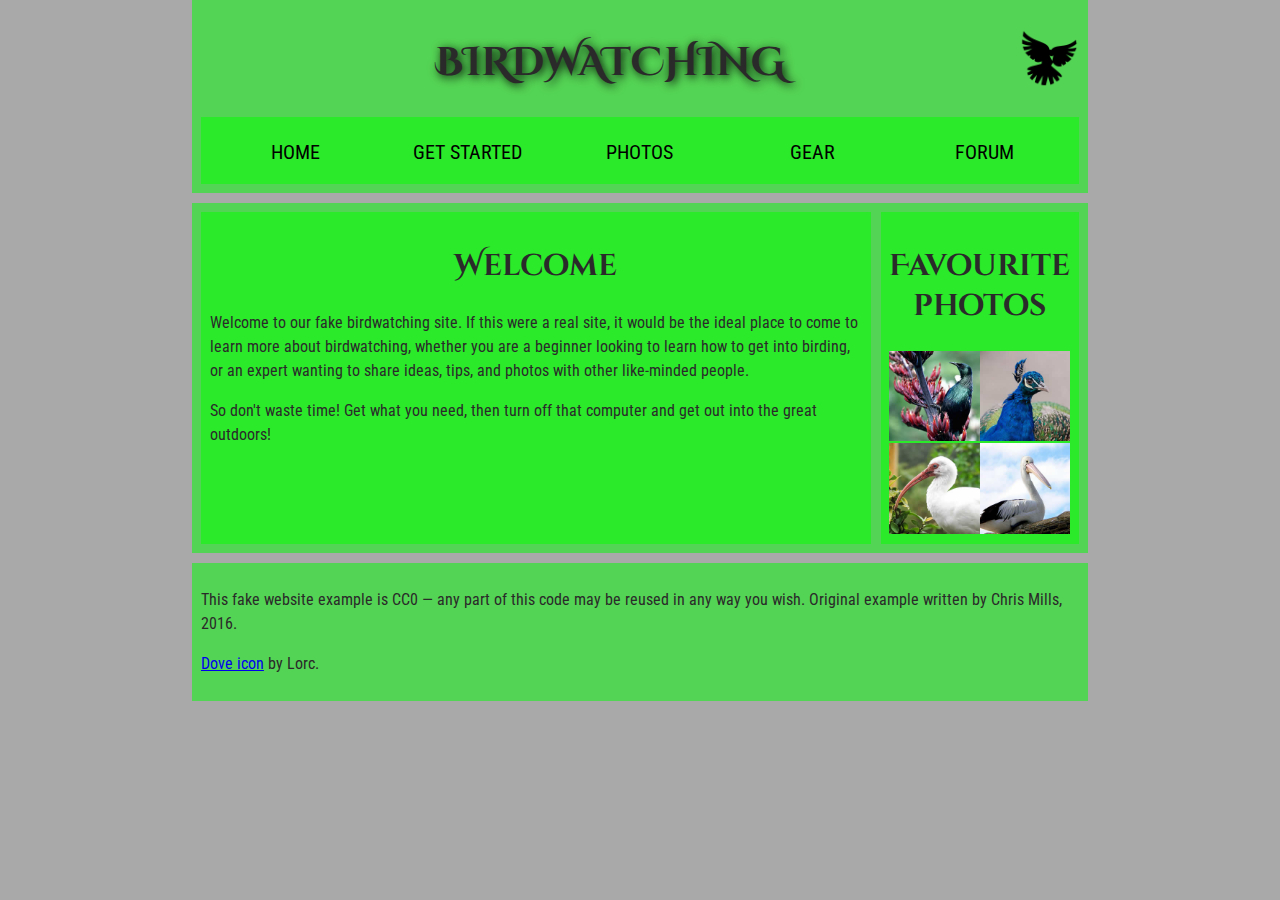
<file: Assignment/Assignment-3/index.html>
<!DOCTYPE html>
<html lang="en">
  <head>
    <meta charset="utf-8" />
    <title>Birdwatching</title>
    <link
      href="https://fonts.googleapis.com/css?family=Roboto+Condensed:300%7CCinzel+Decorative:700"
      rel="stylesheet"
    />

    <link href="style.css" rel="stylesheet" />
  </head>

  <body>
    <header>
      <h1>Birdwatching</h1>
      <img src="dove.png" alt="a simple dove logo" />

      <nav>
        <ul>
          <li><span>Home</span></li>
          <li><a href="#">Get started</a></li>
          <li><a href="#">Photos</a></li>
          <li><a href="#">Gear</a></li>
          <li><a href="#">Forum</a></li>
        </ul>
      </nav>
    </header>

    <main>
      <section>
        <h2>Welcome</h2>
        <p>
          Welcome to our fake birdwatching site. If this were a real site, it
          would be the ideal place to come to learn more about birdwatching,
          whether you are a beginner looking to learn how to get into birding,
          or an expert wanting to share ideas, tips, and photos with other
          like-minded people.
        </p>

        <p>
          So don't waste time! Get what you need, then turn off that computer
          and get out into the great outdoors!
        </p>
      </section>

      <aside>
        <h2>Favourite photos</h2>

        <a href="favorite-1.jpg"
          ><img
            src="favorite-1_th.jpg"
            alt="Small black bird, black claws, long black slender beak, links to larger version of the image"
        /></a>
        <a href="favorite-2.jpg"
          ><img
            src="favorite-2_th.jpg"
            alt="Top half of a pretty bird with bright blue plumage on neck, light colored beak, blue headdress, links to larger version of the image"
        /></a>
        <a href="favorite-3.jpg"
          ><img
            src="favorite-3_th.jpg"
            alt="Top half of a large bird with white plumage, very long curved narrow light colored break, links to larger version of the image"
        /></a>
        <a href="favorite-4.jpg"
          ><img
            src="favorite-4_th.jpg"
            alt="Large bird, mostly white plumage with black plumage on back and rear, long straight white beak, links to larger version of the image"
        /></a>
      </aside>
    </main>

    <footer>
      <p>
        This fake website example is CC0 — any part of this code may be reused
        in any way you wish. Original example written by Chris Mills, 2016.
      </p>

      <p>
        <a href="http://game-icons.net/lorc/originals/dove.html">Dove icon</a>
        by Lorc.
      </p>
    </footer>
  </body>
</html>
</file>
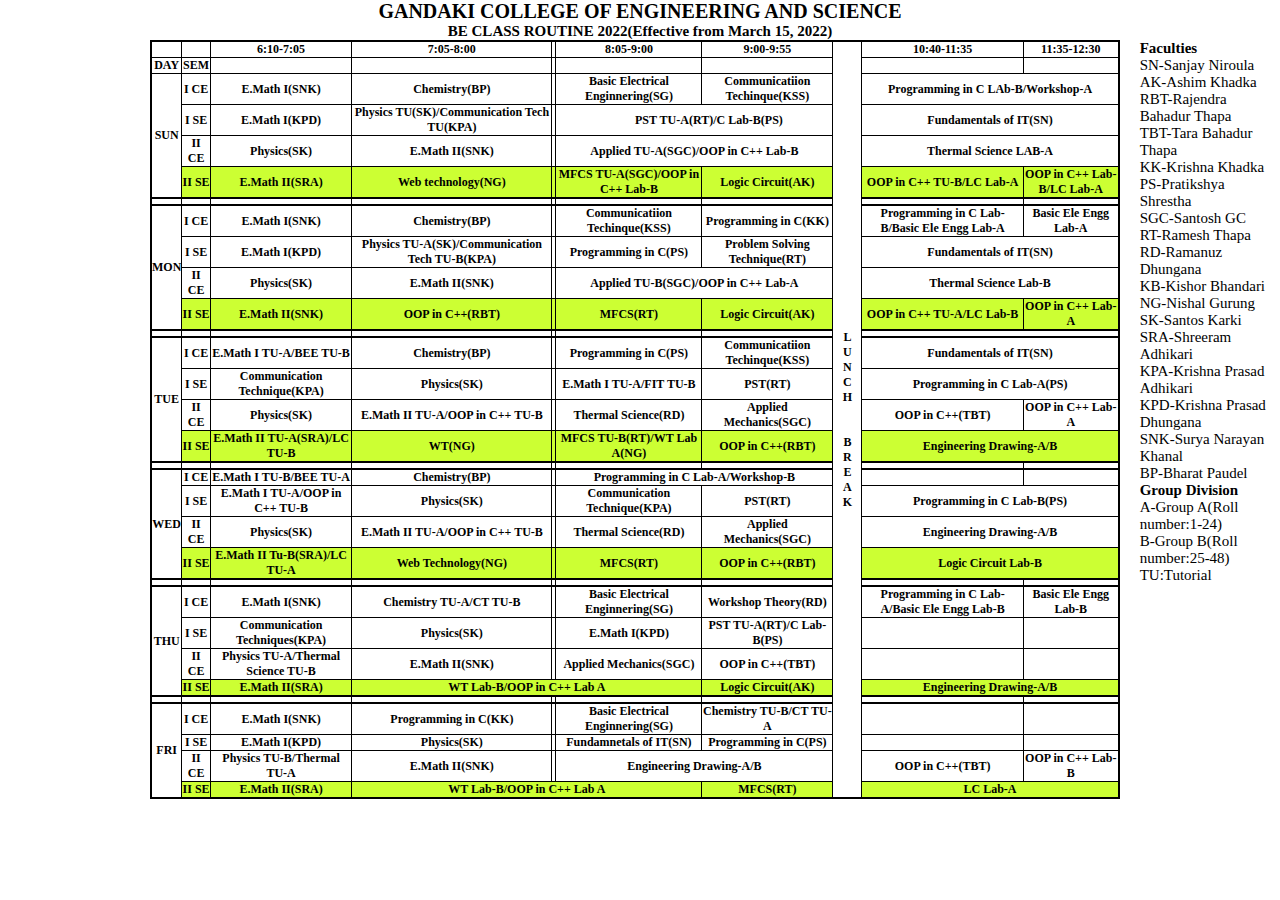
<file: Assignment/Assignment-4/index.html>
<!DOCTYPE html>
<html lang="en">
<head>
  <meta charset="UTF-8">
  <meta http-equiv="X-UA-Compatible" content="IE=edge">
  <meta name="viewport" content="width=device-width, initial-scale=1.0">
  <link href="style.css" rel="stylesheet"/>
  <title>Routine</title>
</head>
<body>
  <h1>GANDAKI COLLEGE OF ENGINEERING AND SCIENCE</h1>
  <h2>BE CLASS ROUTINE 2022(Effective from March 15, 2022)</h2>
  <section>
   <table>
     <tr>
      <th>&nbsp;</th>
      <th>&nbsp;</th>
      <th>6:10-7:05</th>
      <th>7:05-8:00</th>
      <th>&nbsp;</th>
      <th>8:05-9:00</th>
      <th>9:00-9:55</th>
      <th rowspan="31" width="3%">L<br>U<br>N<br>C<br>H<br><br><br>B<br>R<br>E<br>A<br>K</th>
      <th>10:40-11:35</th>
      <th>11:35-12:30</th>
     </tr>
     <tr>
       <th>DAY</th>
       <th>SEM</th>
       <th>&nbsp;</th>
       <th>&nbsp;</th>
       <td>&nbsp;</td>
       <th>&nbsp;</th>
       <th>&nbsp;</th>
       <th>&nbsp;</th>
       <th>&nbsp;</th>
     </tr>
     <!-------------------------------------------Sunday---------------------------------------------- -->
     <tr>
       <td rowspan="4">SUN</td>
       <td>I CE</td>
       <td>E.Math I(SNK)</td>
       <td>Chemistry(BP)</td>
       <td>&nbsp;</td>
       <td>Basic Electrical Enginnering(SG)</td>
       <td>Communicatiion Techinque(KSS)</td>
       <td colspan="2">Programming in C LAb-B/Workshop-A</td>
     </tr>
     <tr>
       <td>I SE</td>
       <td>E.Math I(KPD)</td>
       <td>Physics TU(SK)/Communication Tech TU(KPA)</td>
       <td></td>
       <td colspan="3">PST TU-A(RT)/C Lab-B(PS)</td>
       <td colspan="2">Fundamentals of IT(SN)</td>
     </tr>
     <tr>
      <td>II CE</td>
      <td>Physics(SK)</td>
      <td>E.Math II(SNK)</td>
      <td>&nbsp;</td>
      <td colspan="2">Applied TU-A(SGC)/OOP in C++ Lab-B</td>
      <td colspan="2">Thermal Science LAB-A</td>
    </tr>
    <tr class="highlight">
      <td>II SE</td>
      <td>E.Math II(SRA)</td>
      <td>Web technology(NG)</td>
      <td>&nbsp;</td>
      <td>MFCS TU-A(SGC)/OOP in C++ Lab-B</td>
      <td>Logic Circuit(AK)</td>
      <td>OOP in C++ TU-B/LC Lab-A</td>
      <td>OOP in C++ Lab-B/LC Lab-A</td>
    </tr>
    <tr class="small">
      <td>&nbsp;</td>
      <td>&nbsp;</td>
      <td>&nbsp;</td>
      <td>&nbsp;</td>
      <td>&nbsp;</td>
      <td>&nbsp;</td>
      <td>&nbsp;</td>
      <td>&nbsp;</td>
    </tr>
    <!--------------------------------------------------Monday----------------------------------------->
    <tr>
      <td rowspan="4">MON</td>
      <td>I CE</td>
      <td>E.Math I(SNK)</td>
      <td>Chemistry(BP)</td>
      <td>&nbsp;</td>
      <td>Communicatiion Techinque(KSS)</td>
      <td>Programming in C(KK)</td>
      <td>Programming in C Lab-B/Basic Ele Engg Lab-A</td>
      <td>Basic Ele Engg Lab-A</td>
    </tr>
    <tr>
      <td>I SE</td>
      <td>E.Math I(KPD)</td>
      <td>Physics TU-A(SK)/Communication Tech TU-B(KPA)</td>
      <td>&nbsp;</td>
      <td>Programming in C(PS)</td>
      <td>Problem Solving Technique(RT)</td>
      <td colspan="2">Fundamentals of IT(SN)</td>
    </tr>
    <tr>
      <td>II CE</td>
      <td>Physics(SK)</td>
      <td>E.Math II(SNK)</td>
      <td>&nbsp;</td>
      <td colspan="2">Applied TU-B(SGC)/OOP in C++ Lab-A</td>
      <td colspan="2">Thermal Science Lab-B</td>
    </tr>
    <tr class="highlight">
      <td>II SE</td>
      <td>E.Math II(SNK)</td>
      <td>OOP in C++(RBT)</td>
      <td>&nbsp;</td>
      <td>MFCS(RT)</td>
      <td>Logic Circuit(AK)</td>
      <td>OOP in C++ TU-A/LC Lab-B</td>
      <td>OOP in C++ Lab-A</td>
    </tr>
    <tr class="small">
      <td>&nbsp;</td>
      <td>&nbsp;</td>
      <td>&nbsp;</td>
      <td>&nbsp;</td>
      <td>&nbsp;</td>
      <td>&nbsp;</td>
      <td>&nbsp;</td>
    </tr>
    <!----------------------------------------------------Tuesday------------------------------->
    <tr>
      <td rowspan="4">TUE</td>
      <td>I CE</td>
      <td>E.Math I TU-A/BEE TU-B</td>
      <td>Chemistry(BP)</td>
      <td>&nbsp;</td>
      <td>Programming in C(PS)</td>
      <td>Communicatiion Techinque(KSS)</td>
      <td colspan="2">Fundamentals of IT(SN)</td>
    </tr>
    <tr>
      <td>I SE</td>
      <td>Communication Technique(KPA)</td>
      <td>Physics(SK)</td>
      <td>&nbsp;</td>
      <td>E.Math I TU-A/FIT TU-B</td>
      <td>PST(RT)</td>
      <td colspan="2">Programming in C Lab-A(PS)</td>
    </tr>
    <tr>
      <td>II CE</td>
      <td>Physics(SK)</td>
      <td>E.Math II TU-A/OOP in C++ TU-B</td>
      <td>&nbsp;</td>
      <td>Thermal Science(RD)</td>
      <td>Applied Mechanics(SGC)</td>
      <td>OOP in C++(TBT)</td>
      <td>OOP in C++ Lab-A</td>
    </tr>
    <tr class="highlight">
      <td>II SE</td>
      <td>E.Math II TU-A(SRA)/LC TU-B</td>
      <td>WT(NG)</td>
      <td>&nbsp;</td>
      <td>MFCS TU-B(RT)/WT Lab A(NG)</td>
      <td>OOP in C++(RBT)</td>
      <td colspan="2">Engineering Drawing-A/B</td>
    </tr>
    <tr class="small">
      <td>&nbsp;</td>
      <td>&nbsp;</td>
      <td>&nbsp;</td>
      <td>&nbsp;</td>
      <td>&nbsp;</td>
      <td>&nbsp;</td>
      <td>&nbsp;</td>
      <td>&nbsp;</td>
    </tr>
    <!---------------------------------------------------Wednesday---------------------------------->
    <tr>
      <td rowspan="4">WED</td>
      <td>I CE</td>
      <td>E.Math I TU-B/BEE TU-A</td>
      <td>Chemistry(BP)</td>
      <td>&nbsp;</td>
      <td colspan="2">Programming in C Lab-A/Workshop-B</td>
      <td>&nbsp;</td>
      <td>&nbsp;</td>
    </tr>    
    <tr>
      <td>I SE</td>
      <td>E.Math I TU-A/OOP in C++ TU-B</td>
      <td>Physics(SK)</td>
      <td>&nbsp;</td>
      <td>Communication Technique(KPA)</td>
      <td>PST(RT)</td>
      <td colspan="2">Programming in C Lab-B(PS)</td>
    </tr>    
    <tr>
      <td>II CE</td>
      <td>Physics(SK)</td>
      <td>E.Math II TU-A/OOP in C++ TU-B</td>
      <td>&nbsp;</td>
      <td>Thermal Science(RD)</td>
      <td>Applied Mechanics(SGC)</td>
      <td colspan="2">Engineering Drawing-A/B</td>
    </tr>    
    <tr class="highlight">
      <td>II SE</td>
      <td>E.Math II Tu-B(SRA)/LC TU-A</td>
      <td>Web Technology(NG)</td>
      <td>&nbsp;</td>
      <td>MFCS(RT)</td>
      <td>OOP in C++(RBT)</td>
      <td colspan="2">Logic Circuit Lab-B</td>
    </tr> 
    <tr class="small">
      <td>&nbsp;</td>
      <td>&nbsp;</td>
      <td>&nbsp;</td>
      <td>&nbsp;</td>
      <td>&nbsp;</td>
      <td>&nbsp;</td>
      <td>&nbsp;</td>
      <td>&nbsp;</td>
    </tr>
    <!--------------------------------------------------------Thursday------------------------------------->
    <tr>
      <td rowspan="4">THU</td>
      <td>I CE</td>
      <td>E.Math I(SNK)</td>
      <td>Chemistry TU-A/CT TU-B</td>
      <td>&nbsp;</td>
      <td>Basic Electrical Enginnering(SG)</td>
      <td>Workshop Theory(RD)</td>
      <td>Programming in C Lab-A/Basic Ele Engg Lab-B</td>
      <td>Basic Ele Engg Lab-B</td>
    </tr>   
    <tr>
      <td>I SE</td>
      <td>Communication Techniques(KPA)</td>
      <td>Physics(SK)</td>
      <td>&nbsp;</td>
      <td>E.Math I(KPD)</td>
      <td>PST TU-A(RT)/C Lab-B(PS)</td>
      <td>&nbsp;</td>
      <td>&nbsp;</td>
    </tr>   
    <tr>
      <td>II CE</td>
      <td>Physics TU-A/Thermal Science TU-B</td>
      <td>E.Math II(SNK)</td>
      <td>&nbsp;</td>
      <td>Applied Mechanics(SGC)</td>
      <td>OOP in C++(TBT)</td>
      <td>&nbsp;</td>
      <td>&nbsp;</td>
    </tr>   
    <tr class="highlight">
      <td>II SE</td>
      <td>E.Math II(SRA)</td>
      <td colspan="3">WT Lab-B/OOP in C++ Lab A</td>
      <td>Logic Circuit(AK)</td>
      <td colspan="2">Engineering Drawing-A/B</td>
    </tr>
    <tr class="small">
      <td>&nbsp;</td>
      <td>&nbsp;</td>
      <td>&nbsp;</td>
      <td>&nbsp;</td>
      <td>&nbsp;</td>
      <td>&nbsp;</td>
      <td>&nbsp;</td>
      <td>&nbsp;</td>
    </tr>
    <!-------------------------------------------------Friday---------------------------------->
    <tr>
      <td rowspan="4">FRI</td>
      <td>I CE</td>
      <td>E.Math I(SNK)</td>
      <td>Programming in C(KK)</td>
      <td>&nbsp;</td>
      <td>Basic Electrical Enginnering(SG)</td>
      <td>Chemistry TU-B/CT TU-A</td>
      <td>&nbsp;</td>
      <td>&nbsp;</td>
    </tr>
    <tr>
      <td>I SE</td>
      <td>E.Math I(KPD)</td>
      <td>Physics(SK)</td>
      <td>&nbsp;</td>
      <td>Fundamnetals of IT(SN)</td>
      <td>Programming in C(PS)</td>
      <td>&nbsp;</td>
      <td>&nbsp;</td>
    </tr>   
    <tr>
      <td>II CE</td>
      <td>Physics TU-B/Thermal TU-A</td>
      <td>E.Math II(SNK)</td>
      <td>&nbsp;</td>
      <td colspan="2">Engineering Drawing-A/B</td>
      <td>OOP in C++(TBT)</td>
      <td>OOP in C++ Lab-B</td>
    </tr>  
    <tr class="highlight">
      <td>II SE</td>
      <td>E.Math II(SRA)</td>
      <td colspan="3">WT Lab-B/OOP in C++ Lab A</td>
      <td>MFCS(RT)</td>
      <td colspan="2">LC Lab-A</td>
    </tr>      
  </table>
  <div class="side">
    <p><strong>Faculties</strong><br>SN-Sanjay Niroula<br>AK-Ashim Khadka<br>RBT-Rajendra Bahadur Thapa<br>TBT-Tara Bahadur Thapa<br>KK-Krishna Khadka<br>PS-Pratikshya Shrestha<br>SGC-Santosh GC<br>RT-Ramesh Thapa<br>RD-Ramanuz Dhungana<br>KB-Kishor Bhandari<br>NG-Nishal Gurung<br>SK-Santos Karki<br>SRA-Shreeram Adhikari<br>KPA-Krishna Prasad Adhikari<br>KPD-Krishna Prasad Dhungana<br>SNK-Surya Narayan Khanal<br>BP-Bharat Paudel</p>
    <p><strong>Group Division</strong><br>A-Group A(Roll number:1-24)<br>B-Group B(Roll number:25-48)<br>TU:Tutorial</p>
    </div>
</section>
</body>
</html>
</file>
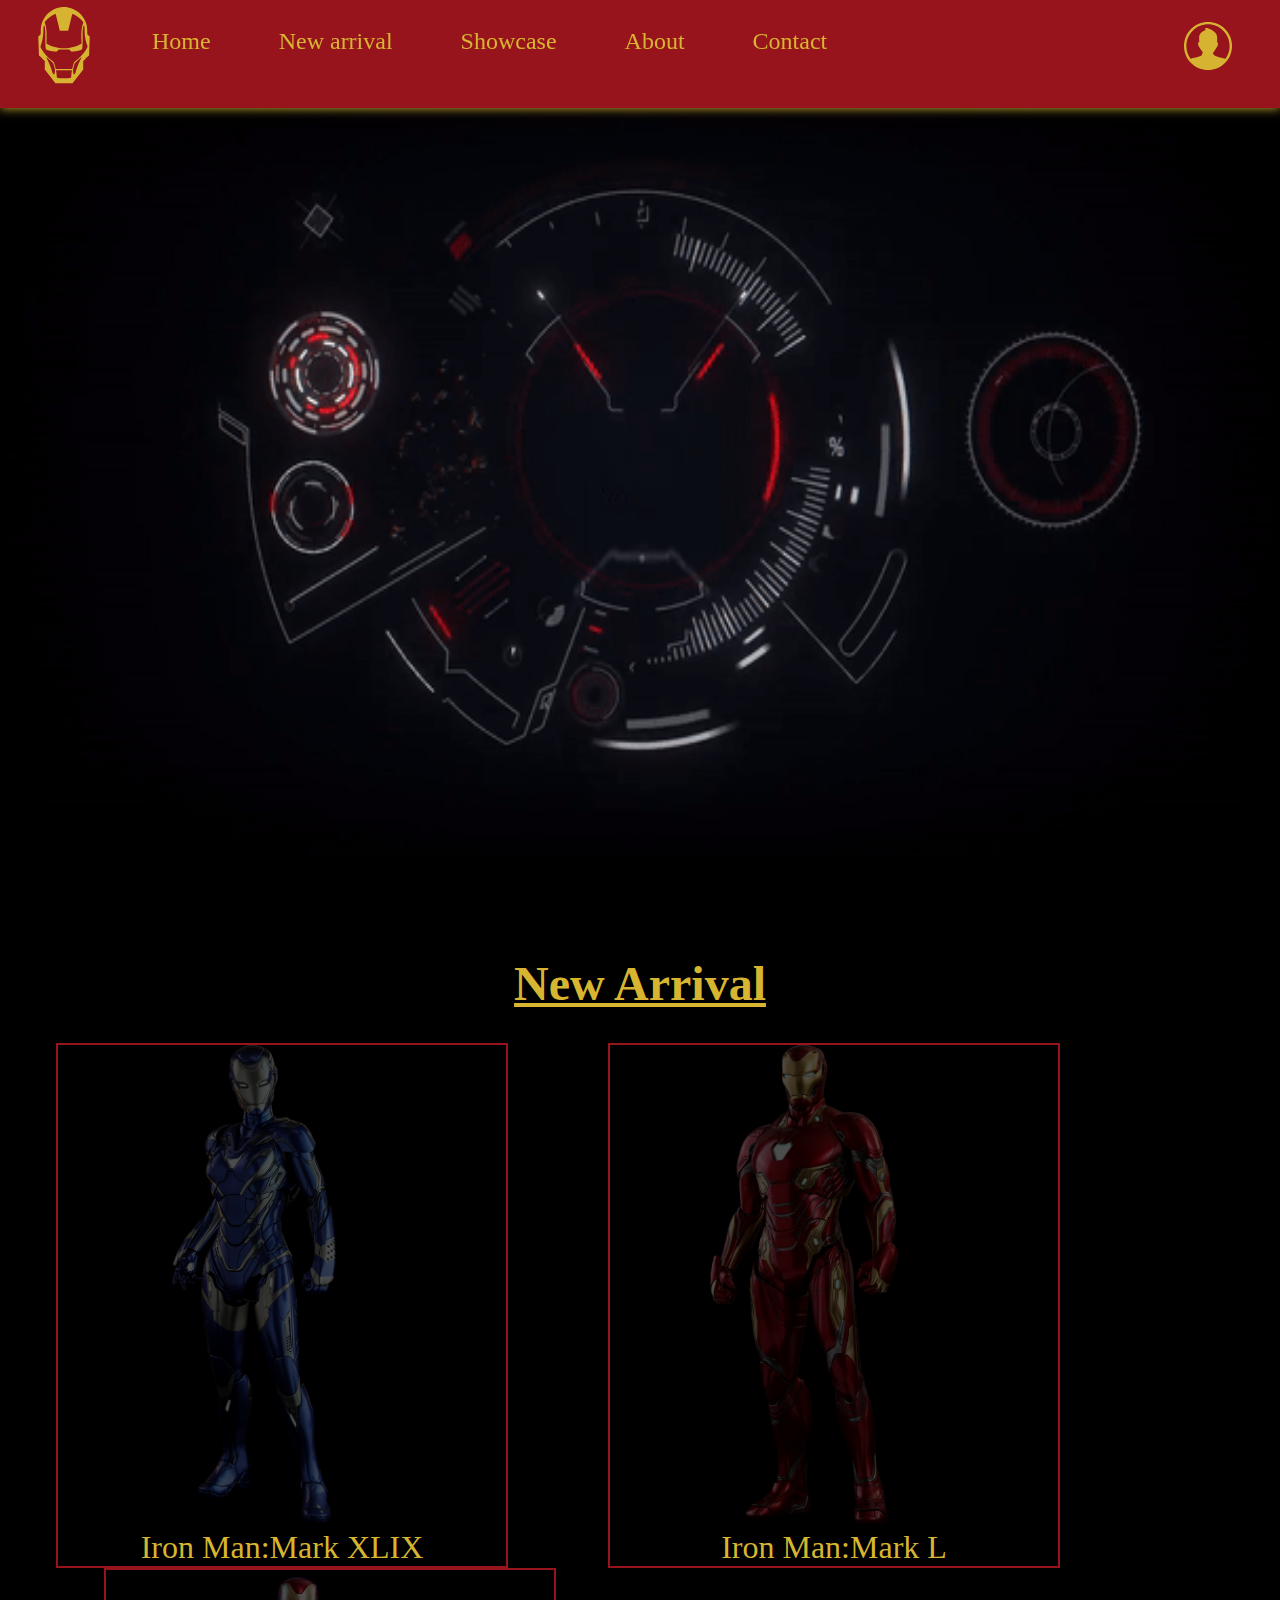
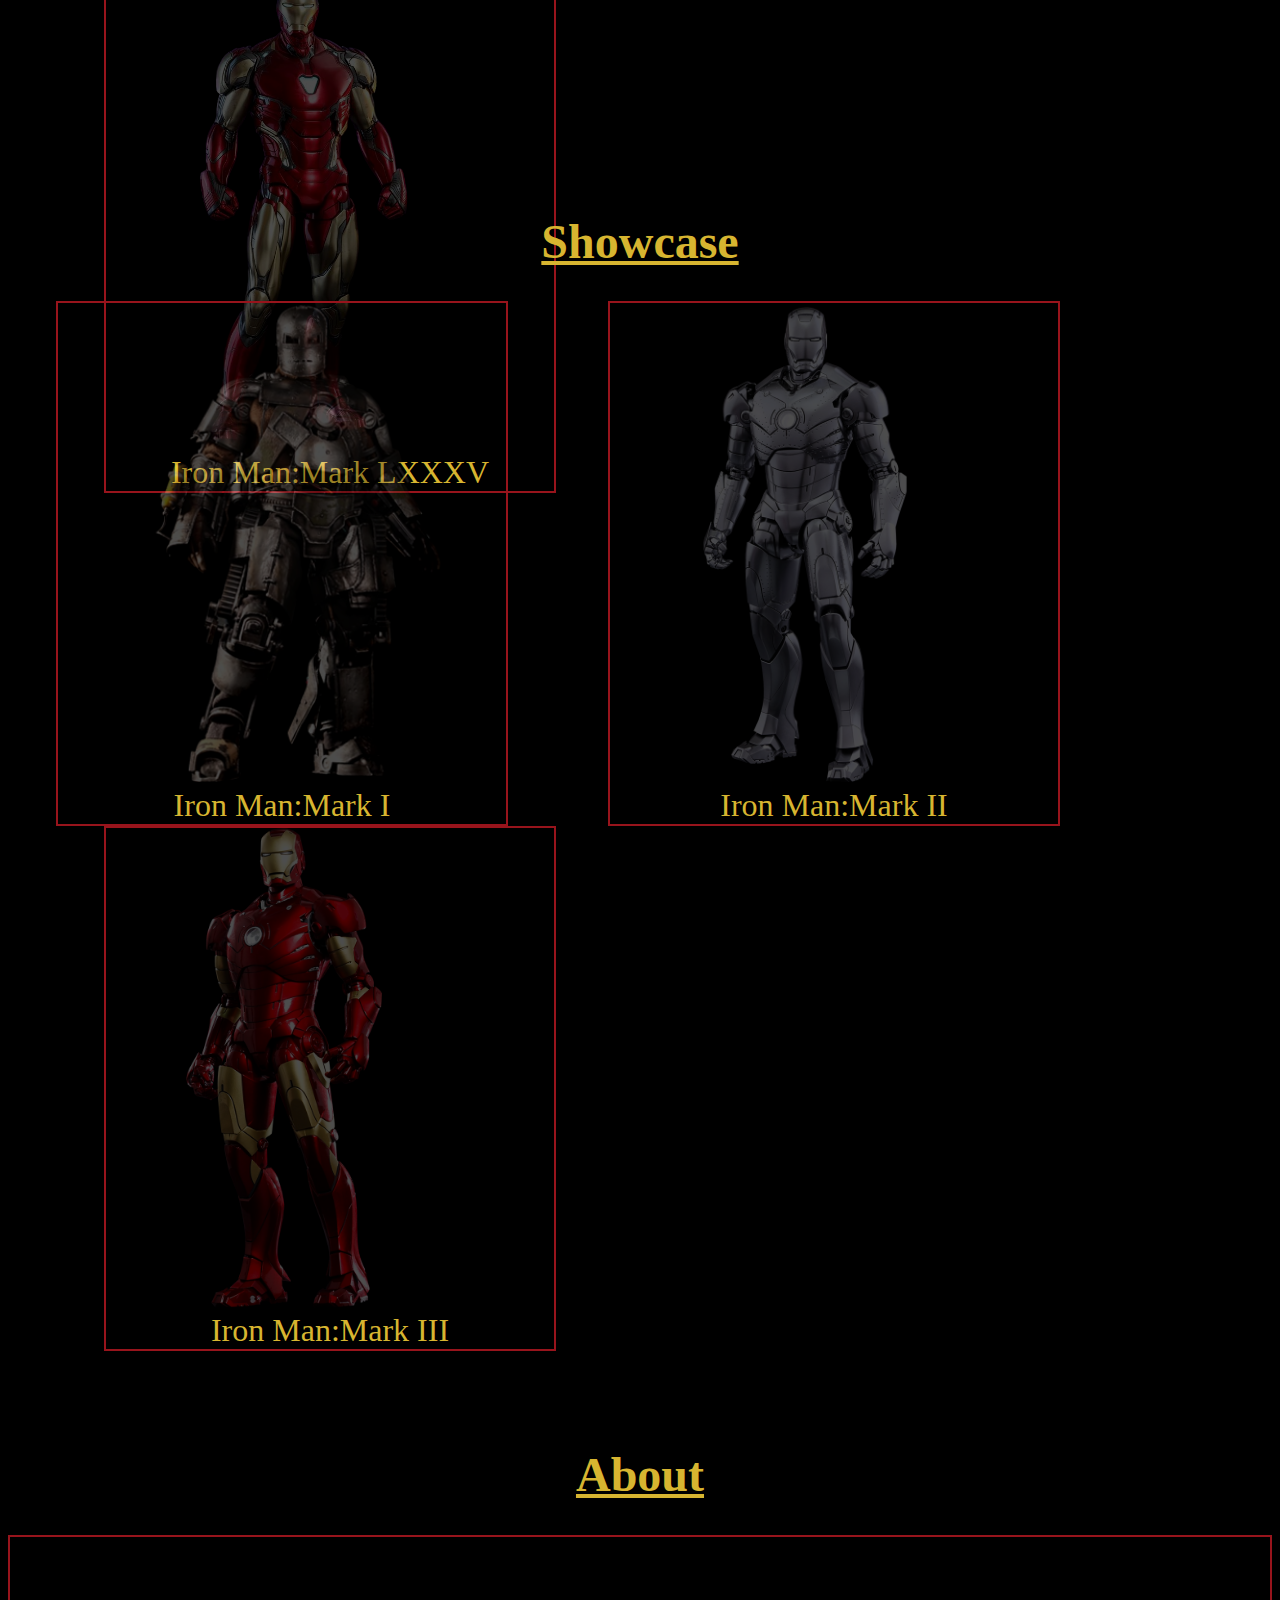
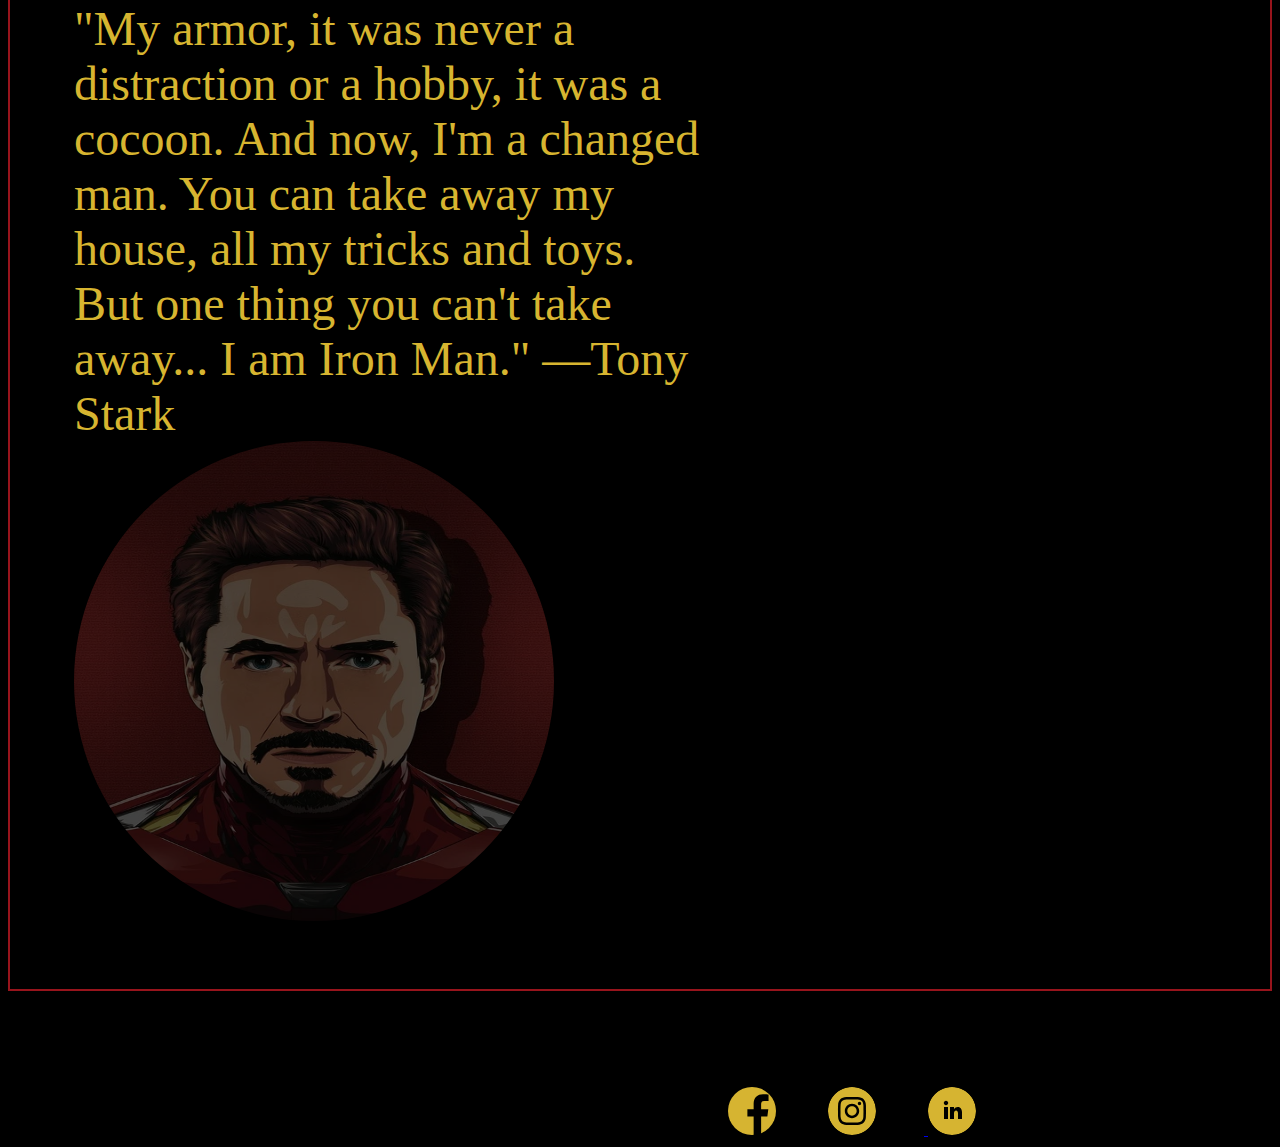
<file: Assignment/Assignment-5/index.html>
<!DOCTYPE html>
<html lang="en">
  <head>
    <meta charset="UTF-8" />
    <meta http-equiv="X-UA-Compatible" content="IE=edge" />
    <meta name="viewport" content="width=device-width, initial-scale=1.0" />
    <link href="style.css" rel="stylesheet" />
    <title>Document</title>
  </head>
  <body>
    <nav>
      <img src="Assets/iron-man.svg" class="logo" />
      <ul>
        <li><a href="#home">Home</a></li>
        <li><a href="#new">New arrival</a></li>
        <li><a href="#show">Showcase</a></li>
        <li><a href="#about">About</a></li>
        <li><a href="#Contact">Contact</a></li>
      </ul>
      <img src="Assets/user-profile.svg" class="profile-logo" />
    </nav>

    <main>
      <section>
        <div class="image" id="home">
          <img src="Assets/ezgif-5-c998df2f1f.gif" class="ironman-image" />
        </div>
      </section>

      <section class="New-arrival" id="new">
        <h1>New Arrival</h1>
        <div class="New-1">
          <div class="Info">
            <img src="Assets/Iron_Man_Armor_-_Mark_XLIX.webp" class="one" />
            <a class="description">Iron Man:Mark XLIX</a>
          </div>
        </div>
        <div class="New-2">
          <div class="Info">
            <img src="Assets/Iron_MAn_Armor_-_Mark_L.webp" class="one" />
            <a class="description">Iron Man:Mark L</a>
          </div>
        </div>
        <div class="New-3">
          <div class="Info">
            <img src="Assets/Iron_Man_Armor_-_Mark_LXXXV.webp" class="one" />
            <a class="description">Iron Man:Mark LXXXV</a>
          </div>
        </div>
      </section>

      <section class="Showcase" id="show">
        <h1>Showcase</h1>
        <div class="Type-1">
          <div class="Info">
            <img src="Assets/Mark-I.webp" class="one" />
            <a class="description">Iron Man:Mark I</a>
          </div>
        </div>
        <div class="Type-2">
          <div class="Info">
            <img src="Assets/Mark-2.webp" class="one" />
            <a class="description">Iron Man:Mark II</a>
          </div>
        </div>
        <div class="Type-3">
          <div class="Info">
            <img src="Assets/Mark-III.webp" class="one" />
            <a class="description">Iron Man:Mark III</a>
          </div>
        </div>
      </section>

      <section class="About" id="about">
        <h1>About</h1>
        <div class="Content">
          <span class="content-1">
            "My armor, it was never a distraction or a hobby, it was a cocoon.
            And now, I'm a changed man. You can take away my house, all my
            tricks and toys. But one thing you can't take away... I am Iron
            Man." ―Tony Stark
          </span>
          <img src="Assets/iron-man-6480952_960_720.webp" class="tonystark" />
        </div>
      </section>

      <section class="contact" id="Contact">
        <div class="contact-list">
          <a href="https://www.facebook.com/"
            ><img src="Assets/iconmonstr-facebook-6.svg" class="contact-logo"
          /></a>
          <a href="https://www.instagram.com/">
            <img
              src="Assets/iconmonstr-instagram-14.svg"
              class="contact-logo"
            />
          </a>
          <a href="https://www.linkedin.com/">
            <img src="Assets/iconmonstr-linkedin-4.svg" class="contact-logo" />
          </a>
        </div>
      </section>
    </main>
  </body>
</html>
</file>
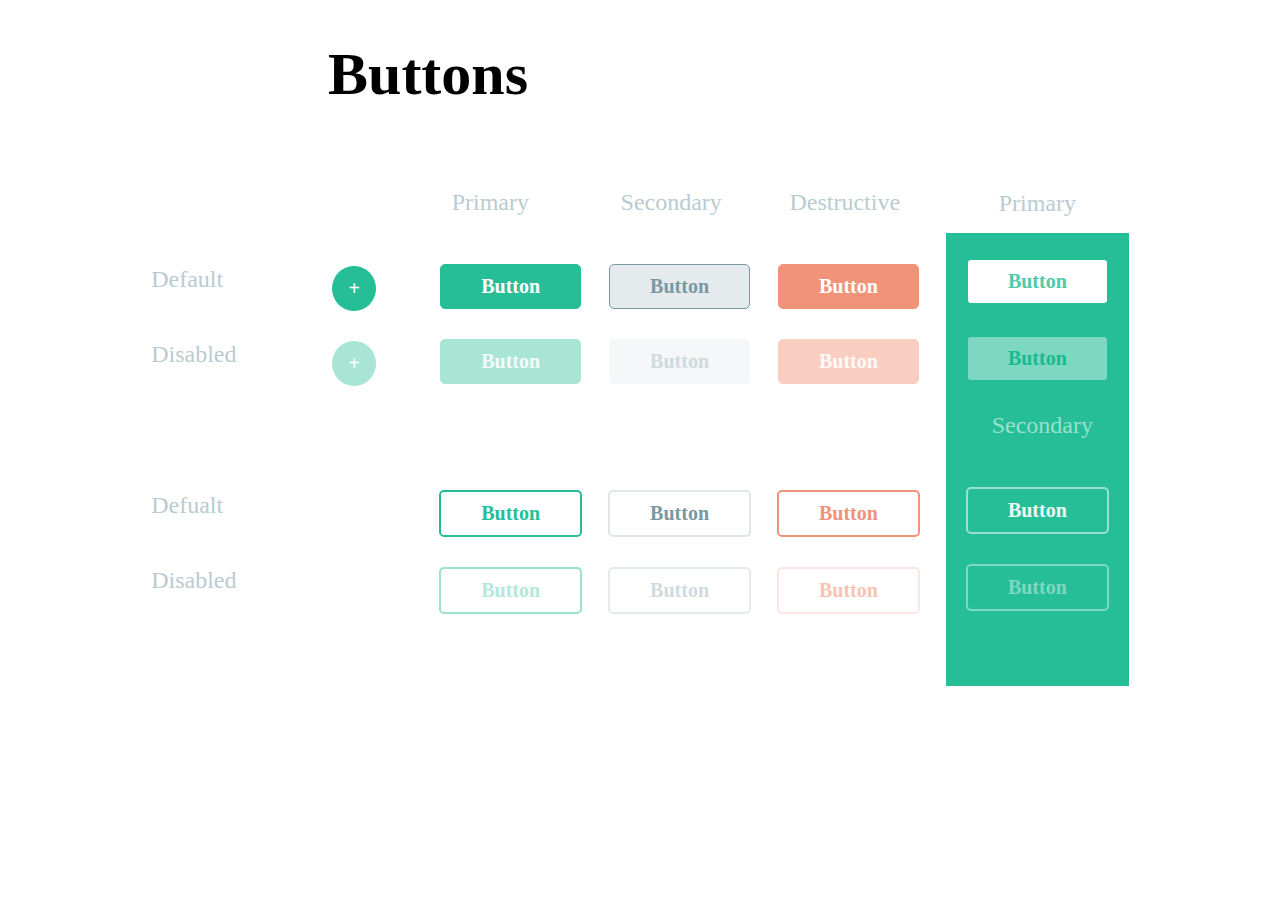
<file: Lab/Lab-2/index.html>
<!DOCTYPE html>
<html lang="en">
<head>
  <meta charset="UTF-8">
  <meta http-equiv="X-UA-Compatible" content="IE=edge">
  <meta name="viewport" content="width=device-width, initial-scale=1.0">
  <link href="style.css" rel="stylesheet" />
  <title>Button</title>
</head>
<body>
  <h1>Buttons</h1>
  <main>
  <section>
    <div class="r1">
      <span>&nbsp;</span>
      <span>Default</span>
      <span>Disabled</span>
      <span>&nbsp;</span>
      <span>Defualt</span>
      <span>Disabled</span>
    </div>
    <div class="r2"> 
      <span>&nbsp;</span>
      <a href="#" class="btn btn-default">+</a>
      <a class="btn btn-default3">+</a>
      <span>&nbsp;</span>
      <span>&nbsp;</span>
      <span>&nbsp;</span>
    </div>
    <div class="r3">
      <span>Primary</span>
      <a href="#" class="btn btn-primary">Button</a>
      <a class="btn btn-primary2">Button</a>
      <span>&nbsp;</span> 
      <a href="#" class="btn btn-primary3">Button</a>
      <a class="btn btn-primary4">Button</a>
    </div>
    <div class="r4">
      <span>Secondary</span>
      <a href="#" class="btn btn-secondary">Button</a>
      <a class="btn btn-secondary2">Button</a>
      <span>&nbsp;</span>
      <a href="#" class="btn btn-secondary3">Button</a>
      <a class="btn btn-secondary4">Button</a>
    </div>
    <div class="r5">
      <span>Destructive</span>
      <a href="#" class="btn btn-destructive">Button</a>
      <a class="btn btn-destructive2">Button</a>
      <span>&nbsp;</span>
      <a href="#" class="btn btn-destructive3">Button</a>
      <a class="btn btn-destructive4">Button</a>
    </div>
    <div class="r6">
      <span>Primary</span>
      <div class="prim">
      <a href="#" class="btn btn-primary5">Button</a>
      <a class="btn btn-primary6">Button</a>
      <span class="sec">Secondary</span> 
      <a href="#" class="btn btn-primary7">Button</a>
      <a class="btn btn-primary8">Button</a>
    </div>
    </div>
   </section>
  </main>
</body>
</html>
</file>
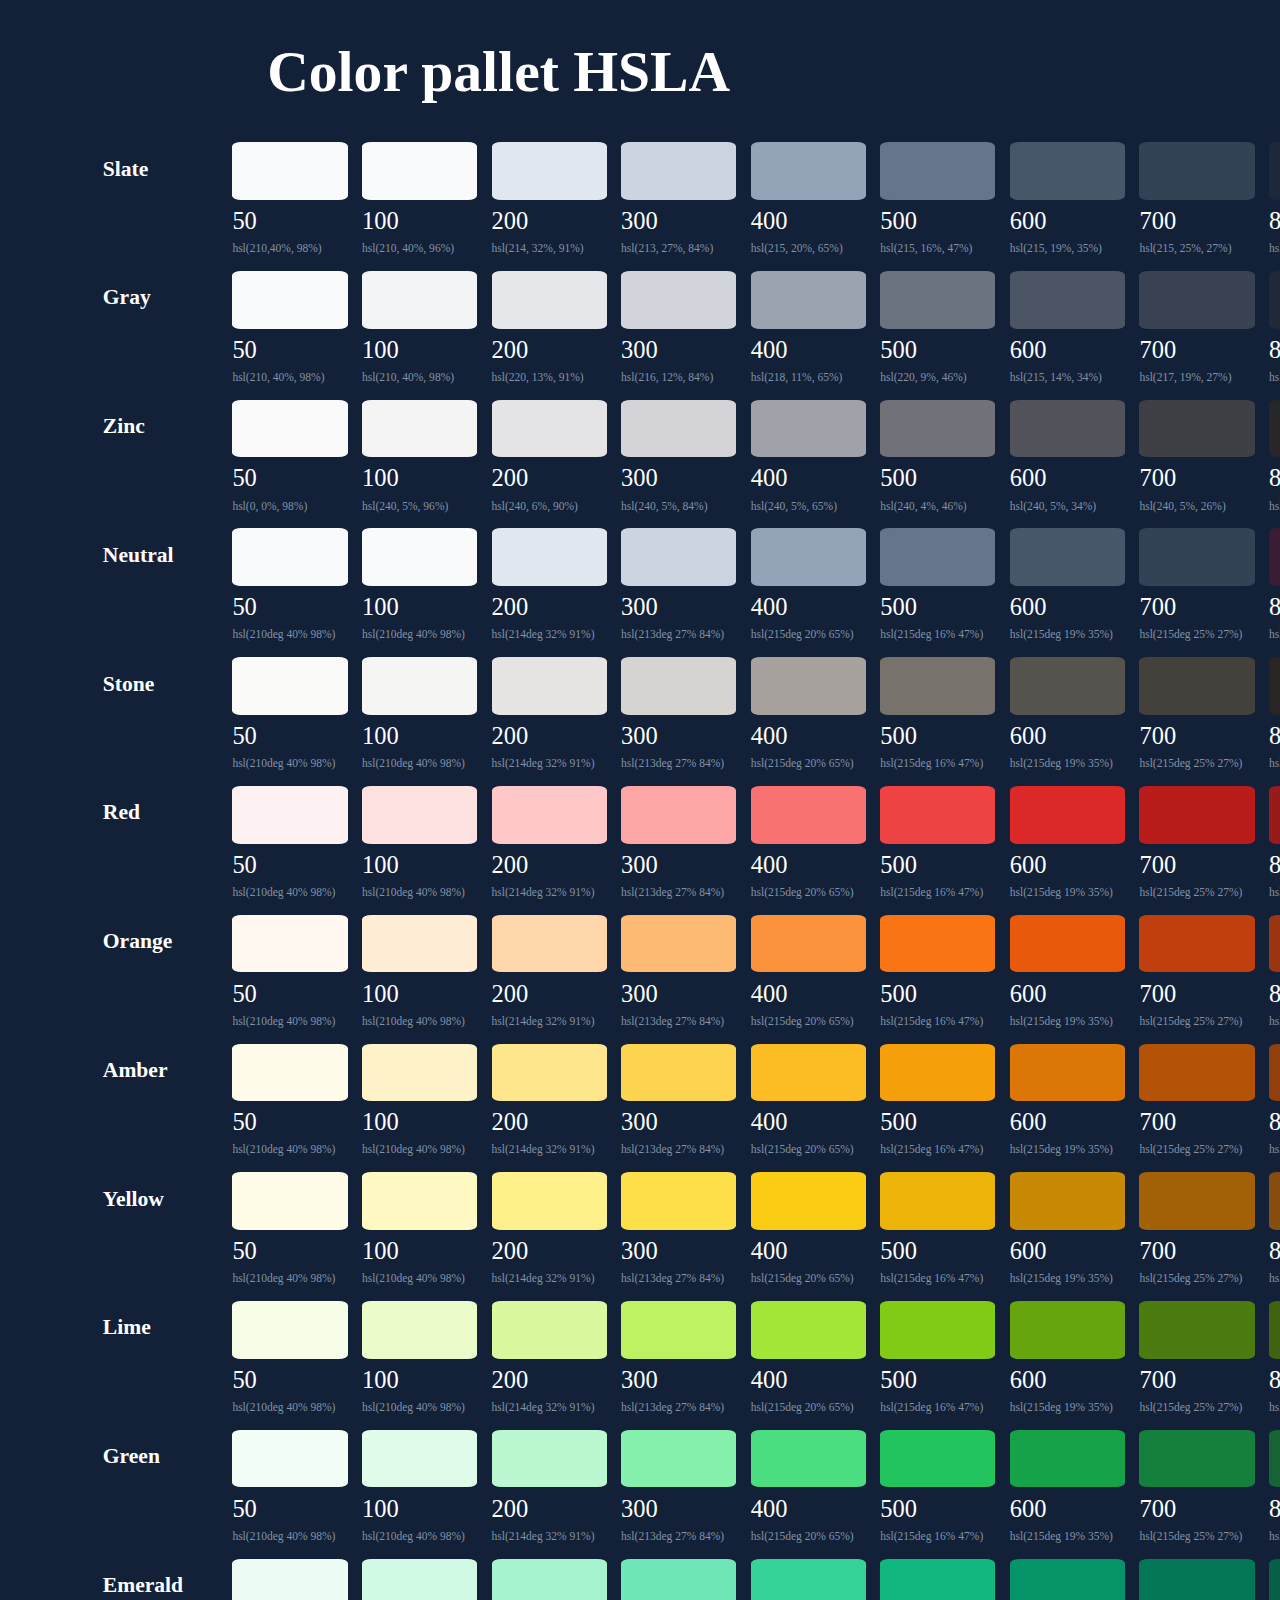
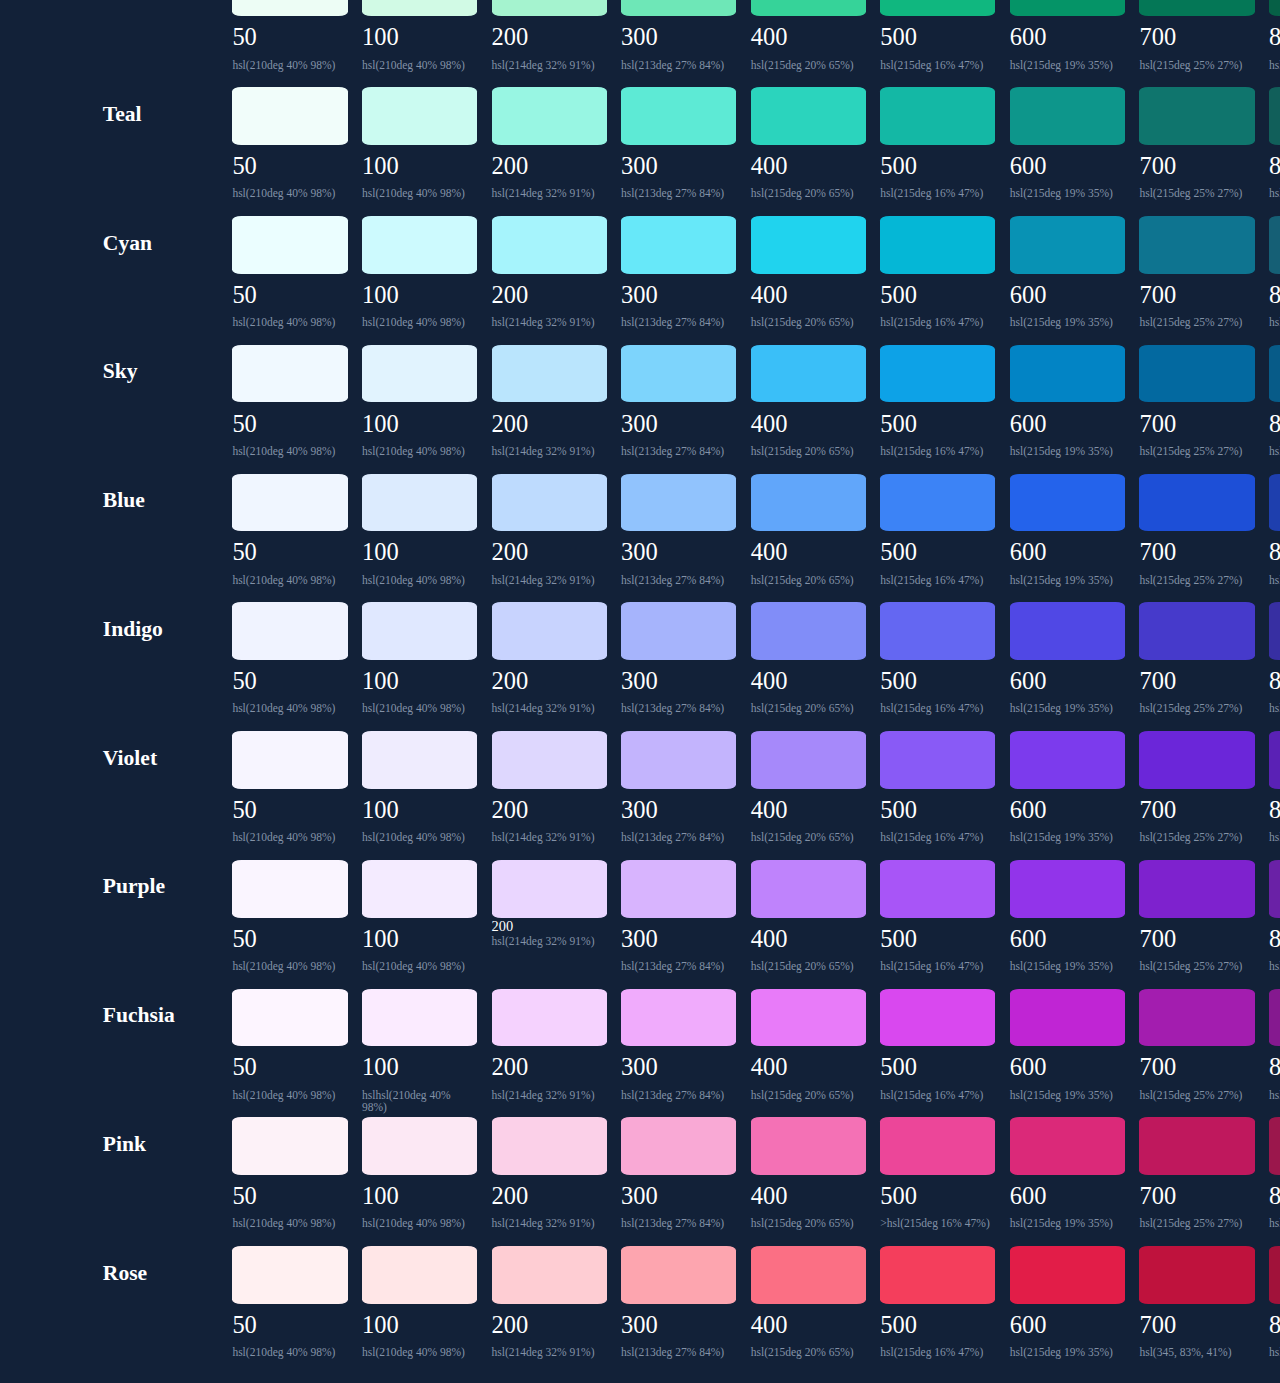
<file: Lab/Lab-3/index.html>
<!DOCTYPE html>
<html lang="en">
<head>
  <meta charset="UTF-8">
  <meta http-equiv="X-UA-Compatible" content="IE=edge">
  <meta name="viewport" content="width=<device-width>, initial-scale=1.0">
    <link href="style.css" rel="stylesheet">
  <title>Document</title>
</head>
<body>
  <header>
    <h1>Color pallet HSLA</h1>
  </header>
  <main> 
    <section>
      <div class="grid">
        <!---------------------------Slate-------------------------------------->
        <a class="name">Slate</a>
        <a>
          <span class="slate1"></span>
          <span class="number">50</span>
          <span class="color">hsl(210,40%, 98%)</span>
          </a>
        <a>
          <span class="slate2"></span>
          <span class="number"> 100</span>
          <span class="color">hsl(210, 40%, 96%)</span>
        </a>
        <a>
          <span class="slate3"></span>
          <span class="number"> 200</span>
          <span class="color">hsl(214, 32%, 91%)
        </a>
        <a>
          <span class="slate4"></span>
          <span class="number"> 300</span>
          <span class="color">hsl(213, 27%, 84%)
        </a>
        <a>
          <span class="slate5"></span>
          <span class="number"> 400</span>
          <span class="color">hsl(215, 20%, 65%)
        </a>
        <a>
          <span class="slate6"></span>
          <span class="number"> 500</span>
          <span class="color">hsl(215, 16%, 47%)
        </a>
        <a>
          <span class="slate7"></span>
          <span class="number"> 600</span>
          <span class="color">hsl(215, 19%, 35%)
        </a>
        <a>
          <span class="slate8"></span >
          <span class="number"> 700</span>
          <span class="color">hsl(215, 25%, 27%)
        </a>
        <a>
          <span class="slate9"></span>
          <span class="number"> 800</span>
          <span class="color">hsl(217, 33%, 17%)
        </a>
        <a>
          <span class="slate10"></span>
          <span class="number">900</span>
          <span class="color">hsl(222, 47%, 11%)
        </a>
        <!---------------------------Gray-------------------------------------->
        <a class="name">Gray</a>
        <a>
          <span class="Gray1"></span>
          <span class="number">50</span>
          <span class="color">hsl(210,
          40%, 98%)</span>
          </a
        >
        <a
          >
          <span class="Gray2"></span>
          <span class="number">100</span>
          <span class="color">hsl(210,
          40%, 98%)</span>
          </a
        >
        <a
          >
          <span class="Gray3"></span>
          <span class="number">200</span>
          <span class="color">hsl(220, 13%, 91%)</span></a
        >
        <a>
          <span class="Gray4"></span>
          <span class="number">300</span>
          <span class="color">hsl(216, 12%, 84%)</span>
        </a>
        <a>
          <span class="Gray5"></span>
          <span class="number">400</span>
          <span class="color">hsl(218, 11%, 65%)</span>
        </a>
        <a><span class="Gray6"></span>
          <span class="number">500</span>
          <span class="color">hsl(220, 9%, 46%)</span>
        </a>
        <a>
          <span class="Gray7"></span>
          <span class="number">600</span>
          <span class="color">	hsl(215, 14%, 34%)</span>
        </a>
        <a>
          <span class="Gray8"></span>
          <span class="number">700</span>
          <span class="color">hsl(217, 19%, 27%)</span>
        </a>
        <a>
          <span class="Gray9"></span>
          <span class="number">800</span>
          <span class="color">hsl(215, 28%, 17%)</span>
        </a>
        <a>
          <span class="Gray10"></span>
          <span class="number">900</span>
          <span class="color">hsl(221, 39%, 11%)</span>
        </a>
        <!---------------------------Zinc-------------------------------------->
        <a class="name">Zinc</a>
        <a>
          <span class="zinc1"></span>
          <span class="number">50</span>
          <span class="color">hsl(0, 0%, 98%)</span>
        </a>
        <a>
          <span class="zinc2"></span>
          <span class="number">100</span>
          <span class="color">hsl(240, 5%, 96%)</span>
        </a>
        <a>
          <span class="zinc3"></span>
          <span class="number">200</span>
          <span class="color">hsl(240, 6%, 90%)</span>
        </a>
        <a>
          <span class="zinc4"></span>
          <span class="number">300</span>
          <span class="color">hsl(240, 5%, 84%)</span>
        </a>
        <a>
          <span class="zinc5"></span>
          <span class="number">400</span>
          <span class="color">hsl(240, 5%, 65%)</span>
        </a>
        <a>
          <span class="zinc6"></span>
          <span class="number">500</span>
          <span class="color">hsl(240, 4%, 46%)</span>
        </a>
        <a>
          <span class="zinc7"></span>
          <span class="number">600</span>
          <span class="color">hsl(240, 5%, 34%)</span>
          </a>
        <a>
          <span class="zinc8"></span>
          <span class="number">700</span>
          <span class="color">hsl(240, 5%, 26%)</span>
        </a>
        <a>
          <span class="zinc9"></span>
          <span class="number">800</span>
          <span class="color">hsl(240, 4%, 16%)</span>
        </a>
        <a>
          <span class="zinc10"></span>
          <span class="number">900</span>
          <span class="color">hsl(240, 6%, 10%)</span>
        </a>
        <!---------------------------Neutral-------------------------------------->
        <a class="name">Neutral</a>
        <a>
          <span class="neutral1"></span>
          <span class="number">50</span>
          <span class="color">hsl(210deg 40% 98%)</span>
        </a>
        <a>
          <span class="neutral2"></span>
          <span class="number">100</span>
          <span class="color">hsl(210deg 40% 98%)</span>
        </a>
        <a>
          <span class="neutral3"></span>
          <span class="number">200</span>
          <span class="color">hsl(214deg 32% 91%)</span>
        </a>
        <a>
          <span class="neutral4"></span>
          <span class="number">300</span>
          <span class="color">hsl(213deg 27% 84%)</span>
        </a>
        <a>
          <span class="neutral5"></span>
          <span class="number">400</span>
          <span class="color">hsl(215deg 20% 65%)</span>
        </a>
        <a>
          <span class="neutral6"></span>
          <span class="number">500</span>
          <span class="color">hsl(215deg 16% 47%)</span>
        </a>
        <a>
          <span class="neutral7"></span>
          <span class="number">600</span>
          <span class="color">hsl(215deg 19% 35%)</span>
        </a>
        <a>
          <span class="neutral8"></span>
          <span class="number">700</span>
          <span class="color">hsl(215deg 25% 27%)</span>
        </a>
        <a>
          <span class="neutral9"></span>
          <span class="number">800</span>
          <span class="color">hsl(217deg 33% 17%)</span>
        </a>
        <a>
          <span class="neutral10"></span>
          <span class="number">900</span>
          <span class="color">hsl(222deg 47% 11%)</span>
        </a>
        <!---------------------------Stone-------------------------------------->
        <a class="name">Stone</a>
        <a>
          <span class="stone1"></span>
          <span class="number">50</span>
          <span class="color">hsl(210deg 40% 98%)</span>
        </a>
        <a>
          <span class="stone2"></span>
          <span class="number">100</span>
          <span class="color">hsl(210deg 40% 98%)</span>
        </a>
        <a>
          <span class="stone3"></span>
          <span class="number">200</span>
          <span class="color">hsl(214deg 32% 91%)</span>
        </a>
        <a>
          <span class="stone4"></span>
          <span class="number">300</span>
          <span class="color">hsl(213deg 27% 84%)</span>
        </a>
        <a>
          <span class="stone5"></span>
          <span class="number">400</span>
          <span class="color">hsl(215deg 20% 65%)</span>
        </a>
        <a>
          <span class="stone6"></span>
          <span class="number">500</span>
          <span class="color">hsl(215deg 16% 47%) </span>
        </a>
        <a>
          <span class="stone7"></span>
          <span class="number">600</span>
          <span class="color">hsl(215deg 19% 35%)</span>
        </a>
        <a>
          <span class="stone8"></span>
          <span class="number">700</span>
          <span class="color">hsl(215deg 25% 27%)</span>
        </a>
        <a>
          <span class="stone9"></span>
          <span class="number">800</span>
          <span class="color">hsl(217deg 33% 17%)</span>
        </a>
        <a>
          <span class="stone10"></span>
          <span class="number">900</span>
          <span class="color">hsl(222deg 47% 11%)</span>
        </a>
        <!---------------------------Red-------------------------------------->
        <a class="name">Red</a>
        <a>
          <span class="red1"></span>
          <span class="number">50</span>
          <span class="color">hsl(210deg 40% 98%)</span>
        </a>
        <a>
          <span class="red2"></span>
          <span class="number">100</span>
          <span class="color">hsl(210deg 40% 98%)</span>
        </a>
        <a>
          <span class="red3"></span>
          <span class="number">200</span>
          <span class="color">hsl(214deg 32% 91%)</span>
        </a>
        <a
          >
          <span class="red4"></span>
          <span class="number">300</span>
          <span class="color">hsl(213deg 27% 84%)</span>
        </a>
        <a>
          <span class="red5"></span>
          <span class="number">400</span>
          <span class="color">hsl(215deg 20% 65%)</span>
        </a>
        <a>
          <span class="red6"></span>
          <span class="number">500</span>
          <span class="color">hsl(215deg 16% 47%)</span>
        </a >
        <a>
          <span class="red7"></span>
          <span class="number">600</span>
          <span class="color">hsl(215deg 19% 35%)</span>
        </a>
        <a>
          <span class="red8"></span>
          <span class="number">700</span>
          <span class="color">hsl(215deg 25% 27%)</span>
        </a>
        <a>
          <span class="red9"></span>
          <span class="number">800</span>
          <span class="color">hsl(217deg 33% 17%)</span>
        </a>
        <a
          ><span class="red10"></span>
          <span class="number">900</span>
          <span class="color">hsl(222deg 47% 11%)</span>
        </a>
        <!---------------------------Orange-------------------------------------->
        <a class="name">Orange</a>
        <a>
          <span class="orange1"></span>
          <span class="number">50</span>
          <span class="color">hsl(210deg 40% 98%)</span>
        </a>
        <a>
          <span class="orange2"></span>
          <span class="number">100</span>
          <span class="color">hsl(210deg 40% 98%)</span>
        </a>
        <a>
          <span class="orange3"></span>
          <span class="number">200</span>
          <span class="color">hsl(214deg 32% 91%)</span>
        </a>
        <a>
          <span class="orange4"></span>
          <span class="number">300</span>
          <span class="color">hsl(213deg 27% 84%)</span>
        </a>
        <a>
          <span class="orange5"></span>
          <span class="number">400</span>
          <span class="color"> hsl(215deg 20% 65%)</span>
        </a>
        <a><span class="orange6"></span>
          <span class="number">500</span>
          <span class="color">hsl(215deg 16% 47%)</span>
        </a>
        <a><span class="orange7"></span>
          <span class="number">600</span>
          <span class="color">hsl(215deg 19% 35%)</span>
        </a>
        <a>
          <span class="orange8"></span>
          <span class="number">700</span>
          <span class="color">hsl(215deg 25% 27%)</span>
        </a>
        <a>
          <span class="orange9"></span>
          <span class="number">800</span>
          <span class="color">hsl(217deg 33% 17%)</span>
        </a>
        <a>
          <span class="orange10"></span>
          <span class="number">900</span>
          <span class="color">hsl(222deg 47% 11%)</span>
        </a>
        <!---------------------------Amber-------------------------------------->
        <a class="name">Amber</a>
        <a>
          <span class="amber1"></span>
          <span class="number">50</span>
          <span class="color"> hsl(210deg 40% 98%)</span>
        </a>
        <a>
          <span class="amber2"></span>
          <span class="number">100</span>
          <span class="color">hsl(210deg 40% 98%)</span>
        </a>
        <a>
          <span class="amber3"></span>
          <span class="number">200</span>
          <span class="color"> hsl(214deg 32% 91%)</span>
        </a>
        <a>
          <span class="amber4"></span>
          <span class="number">300</span>
          <span class="color"> hsl(213deg 27% 84%)</span>
        </a>
        <a>
          <span class="amber5"></span>
          <span class="number">400</span>
          <span class="color">hsl(215deg 20% 65%)</span>
        </a >
        <a>
          <span class="amber6"></span>
          <span class="number">500</span>
          <span class="color">hsl(215deg 16% 47%)</span>
        </a>
        <a>
          <span class="amber7"></span>
          <span class="number">600</span>
          <span class="color"> hsl(215deg 19% 35%)</span>
        </a>
        <a>
          <span class="amber8"></span>
          <span class="number">700</span>
          <span class="color">hsl(215deg 25% 27%)</span>
        </a>
        <a>
          <span class="amber9"></span>
          <span class="number">800</span>
          <span class="color">hsl(217deg 33% 17%)</span>
        </a>
        <a>
          <span class="amber10"></span>
          <span class="number">900</span>
          <span class="color">hsl(222deg 47% 11%)</span>
        </a>
        <!---------------------------Yellow-------------------------------------->
        <a class="name">Yellow</a>
        <a>
          <span class="yellow1"></span>
          <span class="number">50</span>
          <span class="color">hsl(210deg 40% 98%)</span>

          </a>
        <a>
          <span class="yellow2"></span>
          <span class="number">100</span>
          <span class="color">hsl(210deg 40% 98%)</span>
        </a>
        <a>
          <span class="yellow3"></span>
          <span class="number">200</span>
          <span class="color">hsl(214deg 32% 91%)</span>
        </a>
        <a>
          <span class="yellow4"></span>
          <span class="number">300</span>
          <span class="color">hsl(213deg 27% 84%)</span>
        </a>
        <a>
          <span class="yellow5"></span>
          <span class="number">400</span>
          <span class="color"> hsl(215deg 20% 65%)</span>
        </a>
        <a>
          <span class="yellow6"></span>
          <span class="number">500</span>
          <span class="color">hsl(215deg 16% 47%)</span>
        </a>
        <a>
          <span class="yellow7"></span>
          <span class="number">600</span>
          <span class="color">hsl(215deg 19% 35%)</span>
        </a>
        <a>
          <span class="yellow8"></span>
          <span class="number">700</span>
          <span class="color">hsl(215deg 25% 27%) </span>
        </a>
        <a>
          <span class="yellow9"></span>
          <span class="number">800</span>
          <span class="color">hsl(217deg 33% 17%) </span>
        </a>
        <a>
          <span class="yellow10"></span>
          <span class="number">900</span>
          <span class="color"> hsl(222deg 47% 11%)</span>
        </a>
        <!---------------------------Lime-------------------------------------->
        <a class="name">Lime</a>
        <a>
          <span class="lime1"></span>
          <span class="number">50</span>
          <span class="color">hsl(210deg 40% 98%)</span>
          </a
        >
        <a>
          <span class="lime2"></span>
          <span class="number">100</span>
          <span class="color"> hsl(210deg 40% 98%)</span>
        </a>
        <a>
          <span class="lime3"></span>
          <span class="number">200</span>
          <span class="color">hsl(214deg 32% 91%)</span>
        </a>
        <a>
          <span class="lime4"></span>
          <span class="number">300</span>
          <span class="color">hsl(213deg 27% 84%)</span>
        </a>
        <a>
          <span class="lime5"></span>
          <span class="number">400</span>
          <span class="color">hsl(215deg 20% 65%)</span>
        </a>
        <a>
          <span class="lime6"></span>
          <span class="number">500</span>
          <span class="color">hsl(215deg 16% 47%)</span>
        </a>
        <a>
          <span class="lime7"></span>
          <span class="number">600</span>
          <span class="color">hsl(215deg 19% 35%)</span>
        </a>
        <a>
          <span class="lime8"></span>
          <span class="number">700</span>
          <span class="color">hsl(215deg 25% 27%)</span>
        </a>
        <a>
          <span class="lime9"></span>
          <span class="number">800</span>
          <span class="color">hsl(217deg 33% 17%)</span
            a>
        <a>
          <span class="lime10"></span>
          <span class="number">900</span>
          <span class="color">hsl(222deg 47% 11%)</span>
        </a>
        <!---------------------------Green-------------------------------------->
        <a class="name">Green</a>
        <a>
          <span class="green1"></span>
          <span class="number">50</span>
          <span class="color">hsl(210deg 40% 98%)</span>
        </a>
        <a>
          <span class="green2"></span>
          <span class="number">100</span>
          <span class="color">hsl(210deg 40% 98%)</span>
        </a>
        <a>
          <span class="green3"></span>
          <span class="number">200</span>
          <span class="color">hsl(214deg 32% 91%)</span>
        </a>
        <a>
          <span class="green4"></span>
          <span class="number">300</span>
          <span class="color">hsl(213deg 27% 84%)</span>
        </a>
        <a>
          <span class="green5"></span>
          <span class="number">400</span>
          <span class="color">hsl(215deg 20% 65%)</span>
        </a>
        <a>
          <span class="green6"></span>
          <span class="number">500</span>
          <span class="color">hsl(215deg 16% 47%)</span>
        </a>
        <a>
          <span class="green7"></span>
          <span class="number">600</span>
          <span class="color">hsl(215deg 19% 35%)</span>
        </a>
        <a><span class="green8"></span>
          <span class="number">700</span>
          <span class="color">hsl(215deg 25% 27%)</span>
        </a>
        <a><span class="green9"></span>
          <span class="number">800</span>
          <span class="color">hsl(217deg 33% 17%) </span>
        </a>
        <a>
          <span class="green10"></span>
          <span class="number">900</span>
          <span class="color">hsl(222deg 47% 11%)</span> 
        </a>
        <!---------------------------Emerald-------------------------------------->
        <a class="name">Emerald</a>
        <a>
          <span class="emerald1"></span>
          <span class="number">50</span>
          <span class="color">hsl(210deg 40% 98%)</span>
        </a>
        <a>
          <span class="emerald2"></span>
          <span class="number">100</span>
          <span class="color">hsl(210deg 40% 98%)</span>
        </a>
        <a><span class="emerald3"></span>
          <span class="number">200</span>
          <span class="color">hsl(214deg 32% 91%)</span>
        </a>
        <a>
          <span class="emerald4"></span>
          <span class="number">300</span>
          <span class="color">hsl(213deg 27% 84%)</span>
        </a>
        <a>
          <span class="emerald5"></span>
          <span class="number">400</span>
          <span class="color">hsl(215deg 20% 65%)</span>
        </a>
        <a><span class="emerald6"></span>
          <span class="number">500</span>
          <span class="color">hsl(215deg 16% 47%)</span>
        </a>
        <a><span class="emerald7"></span>
          <span class="number">600</span>
          <span class="color">hsl(215deg 19% 35%)</span>
        </a>
        <a >
          <span class="emerald8"></span>
          <span class="number">700</span>
          <span class="color">hsl(215deg 25% 27%)</span>
        </a>
        <a>
          <span class="emerald9"></span>
          <span class="number">800</span>
          <span class="color">hsl(217deg 33% 17%)</span>
        <a>
          <span class="emerald10"></span>
          <span class="number">900</span>
          <span class="color">hsl(222deg 47% 11%)</span>
        </a >
        <!---------------------------Teal-------------------------------------->
        <a class="name">Teal</a>
        <a>
          <span class="teal1"></span>
          <span class="number">50</span>
          <span class="color"> hsl(210deg 40% 98%)</span>
        </a>
        <a>
          <span class="teal2"></span>
          <span class="number">100</span>
          <span class="color">hsl(210deg 40% 98%)</span>
        </a>
        <a>
          <span class="teal3"></span>
          <span class="number">200</span>
          <span class="color">hsl(214deg 32% 91%)</span>
        </a>
        <a>
          <span class="teal4"></span>
          <span class="number">300</span>
          <span class="color">hsl(213deg 27% 84%)</span>
        </a>
        <a>
          <span class="teal5"></span>
          <span class="number">400</span>
          <span class="color">hsl(215deg 20% 65%)</span>
        </a>
        <a>
          <span class="teal6"></span>
          <span class="number">500</span>
          <span class="color">hsl(215deg 16% 47%)</span>
        </a>
        <a>
          <span class="teal7"></span>
          <span class="number">600</span>
          <span class="color">hsl(215deg 19% 35%)</span>
        </a>       
        <a>
          <span class="teal8"></span>
          <span class="number">700</span>
          <span class="color">hsl(215deg 25% 27%)</span>
        </a>
        <a>
          <span class="teal9"></span>
          <span class="number">800</span>
          <span class="color">hsl(217deg 33% 17%)</span>
        </a>
        <a
          ><span class="teal10"></span>
          <span class="number">900</span>
          <span class="color">hsl(222deg 47% 11%)</span>
        </a>
        <!---------------------------Cyan-------------------------------------->
        <a class="name">Cyan</a>
        <a>
          <span class="cyan1"></span>
          <span class="number">50</span>
          <span class="color">hsl(210deg 40% 98%)</span>
        </a>
        <a>
          <span class="cyan2"></span>
          <span class="number">100</span>
          <span class="color">hsl(210deg 40% 98%)</span>
        </a>
        <a>
          <span class="cyan3"></span>
          <span class="number">200</span>
          <span class="color">hsl(214deg 32% 91%)</span>
        </a>
        <a>
          <span class="cyan4"></span>
          <span class="number">300</span>
          <span class="color">hsl(213deg 27% 84%)</span>
        </a>
        <a>
          <span class="cyan5"></span>
          <span class="number">400</span>
          <span class="color">hsl(215deg 20% 65%)</span>
        </a>
        <a>
          <span class="cyan6"></span>
          <span class="number">500</span>
          <span class="color">hsl(215deg 16% 47%)</span>
        </a>
        <a
          ><span class="cyan7"></span>
          <span class="number">600</span>
          <span class="color">hsl(215deg 19% 35%)</span>
        </a>
        <a>
          <span class="cyan8"></span>
          <span class="number">700</span>
          <span class="color">hsl(215deg 25% 27%)</span>
        </a >
        <a>
          <span class="cyan9"></span>
          <span class="number">800</span>
          <span class="color">hsl(217deg 33% 17%)</span>
        </a>
        <a>
          <span class="cyan10"></span>
          <span class="number">900</span>
          <span class="color">hsl(222deg 47% 11%)</span>
        </a>
        <!---------------------------Sky-------------------------------------->
        <a class="name">Sky</a>
        <a>
          <span class="sky1"></span>
          <span class="number">50</span>
          <span class="color">hsl(210deg 40% 98%)</span>
        </a>
        <a>
          <span class="sky2"></span>
          <span class="number">100</span>
          <span class="color">hsl(210deg 40% 98%)</span>
        </a>
        <a>
          <span class="sky3"></span>
          <span class="number">200</span>
          <span class="color">hsl(214deg 32% 91%)</span>
        </a>
        <a>
          <span class="sky4"></span>
          <span class="number">300</span>
          <span class="color">hsl(213deg 27% 84%)</span>
        </a>
        <a>
          <span class="sky5"></span>
          <span class="number">400</span>
          <span class="color">hsl(215deg 20% 65%)</span>
        </a>
        <a>
          <span class="sky6"></span>
          <span class="number">500</span>
          <span class="color">hsl(215deg 16% 47%)</span>
        </a>
        <a>
          <span class="sky7"></span>
          <span class="number">600</span>
          <span class="color">hsl(215deg 19% 35%)</span>
        </a>
        <a>
          <span class="sky8"></span>
          <span class="number">700</span>
          <span class="color">hsl(215deg 25% 27%)</span>
        </a>
        <a>
          <span class="sky9"></span>
          <span class="number">800</span>
          <span class="color">hsl(217deg 33% 17%)</span>
        </a>
        <a>
          <span class="sky10"></span>
          <span class="number">900</span>
          <span class="color">hsl(222deg 47% 11%)</span>
        </a>
        <!---------------------------Blue-------------------------------------->
        <a class="name">Blue</a>
        <a>
          <span class="blue1"></span>
          <span class="number">50</span>
          <span class="color">hsl(210deg 40% 98%)</span>
        </a >
        <a>
          <span class="blue2"></span>
          <span class="number">100</span>
          <span class="color">hsl(210deg 40% 98%)</span>
        </a>
        <a>
          <span class="blue3"></span>
          <span class="number">200</span>
          <span class="color">hsl(214deg 32% 91%)</span>
        </a>
        <a>
          <span class="blue4"></span>
          <span class="number">300</span>
          <span class="color"> hsl(213deg 27% 84%)</span>
        </a>
        <a>
          <span class="blue5"></span>
          <span class="number">400</span>
          <span class="color">hsl(215deg 20% 65%)</span>
        </a>
        <a>
          <span class="blue6"></span>
          <span class="number">500</span>
          <span class="color">hsl(215deg 16% 47%) </span>
        </a>
        <a>
          <span class="blue7"></span>
          <span class="number">600</span>
          <span class="color">hsl(215deg 19% 35%)</span>
        </a>
        <a>
          <span class="blue8"></span>
          <span class="number">700</span>
          <span class="color">hsl(215deg 25% 27%) </span>
        </a>
        <a>
          <span class="blue9"></span>
          <span class="number">800</span>
          <span class="color">hsl(217deg 33% 17%)</span>
        </a>
        <a
          ><span class="blue10"></span>
          <span class="number">900</span>
          <span class="color">hsl(222deg 47% 11%)</span>
        </a>
        <!---------------------------Indigo-------------------------------------->
        <a class="name">Indigo</a>
        <a>
          <span class="indigo1"></span>
          <span class="number">50</span>
          <span class="color">hsl(210deg 40% 98%)</span>
        </a>
        <a>
          <span class="indigo2"></span>
          <span class="number">100</span>
          <span class="color">hsl(210deg 40% 98%)</span>
        </a>
        <a>
          <span class="indigo3"></span>
          <span class="number">200</span>
          <span class="color">hsl(214deg 32% 91%)</span>
        </a>
        <a>
          <span class="indigo4"></span>
          <span class="number">300</span>
          <span class="color">hsl(213deg 27% 84%)</span>
        </a>
        <a>
          <span class="indigo5"></span>
          <span class="number">400</span>
          <span class="color">hsl(215deg 20% 65%)</span>
        </a>
        <a>
          <span class="indigo6"></span>
          <span class="number">500</span>
          <span class="color">hsl(215deg 16% 47%)</span>
        </a>
        <a>
          <span class="indigo7"></span>
          <span class="number">600</span>
          <span class="color">hsl(215deg 19% 35%)</span>
        </a >
        <a>
          <span class="indigo8"></span>
          <span class="number">700</span>
          <span class="color">hsl(215deg 25% 27%) </span>
        </a>
        <a>
          <span class="indigo9"></span>
          <span class="number">800</span>
          <span class="color">hsl(217deg 33% 17%) </span>
        </a >
        <a>
          <span class="indigo10"></span>
          <span class="number">900</span>
          <span class="color">hsl(222deg 47% 11%)</span>
        </a>
        <!---------------------------Violet-------------------------------------->
        <a class="name">Violet</a>
        <a>
          <span class="violet1"></span>
          <span class="number">50</span>
          <span class="color">hsl(210deg 40% 98%)</span>
        </a>
        <a>
          <span class="violet2"></span>
          <span class="number">100</span>
          <span class="color">hsl(210deg 40% 98%)</span>
        </a >
        <a>
          <span class="violet3"></span>
          <span class="number">200</span>
          <span class="color">hsl(214deg 32% 91%)</span>
        </a>
        <a>
          <span class="violet4"></span>
          <span class="number">300</span>
          <span class="color">hsl(213deg 27% 84%)</span>
        </a>
        <a>
          <span class="violet5"></span>
          <span class="number">400</span>
          <span class="color">hsl(215deg 20% 65%)</span>
        </a>
        <a>
          <span class="violet6"></span>
          <span class="number">500</span>
          <span class="color">hsl(215deg 16% 47%)</span>
        </a>
        <a>
          <span class="violet7"></span>
          <span class="number">600</span>
          <span class="color">hsl(215deg 19% 35%)</span>
        </a>
        <a>
          <span class="violet8"></span>
          <span class="number">700</span>
          <span class="color">hsl(215deg 25% 27%)</span>
        </a>
        <a>
          <span class="violet9"></span>
          <span class="number">800</span>
          <span class="color">hsl(217deg 33% 17%)</span>
        </a>
        <a>
          <span class="violet10"></span>
          <span class="number">900</span>
          <span class="color">hsl(222deg 47% 11%)</span>
        </a>
        <!---------------------------Purple-------------------------------------->
        <a class="name">Purple</a>
        <a>
          <span class="purple1"></span>
          <span class="number">50</span>
          <span class="color">hsl(210deg 40% 98%)</span>
        </a>
        <a>
          <span class="purple2"></span>
          <span class="number">100</span>
          <span class="color">hsl(210deg 40% 98%)</span> 
        </a>
        <a>
          <span class="purple3"></span
            span class="number">200</span>
            <span class="color">hsl(214deg 32% 91%)</span>
        </a>        
        <a>
          <span class="purple4"></span>
          <span class="number">300</span>
          <span class="color">hsl(213deg 27% 84%)</span>
        </a>
        <a>
          <span class="purple5"></span>
          <span class="number">400</span>
          <span class="color"> hsl(215deg 20% 65%)</span>
        </a>
        <a>
          <span class="purple6"></span>
          <span class="number">500</span>
          <span class="color">hsl(215deg 16% 47%)</span>
        </a>
        <a>
          <span class="purple7"></span>
          <span class="number">600</span>
          <span class="color">hsl(215deg 19% 35%)</span>
        </a>
        <a>
          <span class="purple8"></span>
          <span class="number">700</span>
          <span class="color">hsl(215deg 25% 27%) </span>
        </a>
        <a>
          <span class="purple9"></span>
          <span class="number">800</span>
          <span class="color">hsl(217deg 33% 17%)</span>
        </a>
        <a>
          <span class="purple10"></span>
          <span class="number">900</span>
          <span class="color">hsl(222deg 47% 11%)</span>
        </a>
        <!---------------------------Fuschsia-------------------------------------->
        <a class="name">Fuchsia</a>
        <a>
          <span class="fuchsia1"></span>
          <span class="number">50</span>
          <span class="color">hsl(210deg 40% 98%)</span>
        </a>
        <a>
          <span class="fuchsia2"></span>
          <span class="number">100</span>
          <span class="color">hslhsl(210deg 40% 98%)</span>
        </a>
        <a>
          <span class="fuchsia3"></span>
          <span class="number">200</span>
          <span class="color">hsl(214deg 32% 91%)</span>
        </a>
        <a>
          <span class="fuchsia4"></span>
          <span class="number">300</span>
          <span class="color">hsl(213deg 27% 84%)</span>
        </a>
        <a>
          <span class="fuchsia5"></span>
          <span class="number">400</span>
          <span class="color">hsl(215deg 20% 65%)</span>
        </a>
        <a>
          <span class="fuchsia6"></span>
          <span class="number">500</span>
          <span class="color">hsl(215deg 16% 47%)</span>
        </a>
        <a>
          <span class="fuchsia7"></span>
          <span class="number">600</span>
          <span class="color">hsl(215deg 19% 35%)</span>
        </a>
        <a>
          <span class="fuchsia8"></span>
          <span class="number">700</span>
          <span class="color">hsl(215deg 25% 27%)</span>
        </a>
        <a>
          <span class="fuchsia9"></span>
          <span class="number">800</span>
          <span class="color">hsl(217deg 33% 17%)</span>
        </a>
        <a>
          <span class="fuchsia10"></span>
          <span class="number">900</span>
          <span class="color">hsl(222deg 47% 11%)</span>
        </a>
        <!---------------------------Pink-------------------------------------->
        <a class="name">Pink</a>
        <a>
          <span class="pink1"></span>
          <span class="number">50</span>
          <span class="color">hsl(210deg 40% 98%)</span>
      </a>        
        <a>
          <span class="pink2"></span>
          <span class="number">100</span>
          <span class="color">hsl(210deg 40% 98%)</span>
        </a>
        <a>
          <span class="pink3"></span>
          <span class="number">200</span>
          <span class="color">hsl(214deg 32% 91%)</span>
        </a >
        <a>
          <span class="pink4"></span>
          <span class="number">300</span>
          <span class="color">hsl(213deg 27% 84%)</span>
        </a>
        <a>
          <span class="pink5"></span>
          <span class="number">400</span>
          <span class="color">hsl(215deg 20% 65%)</span>
        </a>
        <a>
          <span class="pink6"></span>
          <span class="number">500</span>
          <span class="color">>hsl(215deg 16% 47%)</span> 
        </a>
        <a>
          <span class="pink7"></span>
          <span class="number">600</span>
          <span class="color"> hsl(215deg 19% 35%)</span></a
        >
        <a>
          <span class="pink8"></span>
          <span class="number">700</span>
          <span class="color">hsl(215deg 25% 27%)</span>
        </a>
        <a>
          <span class="pink9"></span>
          <span class="number">800</span>
          <span class="color">hsl(217deg 33% 17%)</span>
        </a>
        <a
          ><span class="pink10"></span>
          <span class="number">900</span>
          <span class="color">hsl(222deg 47% 11%)</span>
        </a>
        <!---------------------------Rose-------------------------------------->
        <a class="name">Rose</a>
        <a>
          <span class="rose1"></span>
          <span class="number">50</span>
          <span class="color">hsl(210deg 40% 98%)</span>
        </a>
        <a>
          <span class="rose2"></span>
          <span class="number">100</span>
          <span class="color">hsl(210deg 40% 98%)</span>
        </a>
        <a>
          <span class="rose3"></span>
          <span class="number">200</span>
          <span class="color">hsl(214deg 32% 91%)</span>
        </a>
        <a>
          <span class="rose4"></span>
          <span class="number">300</span>
          <span class="color">hsl(213deg 27% 84%)</span>
        </a>
        <a>
          <span class="rose5"></span>
          <span class="number">400</span>
          <span class="color">hsl(215deg 20% 65%)</span>
        </a>
        <a>
          <span class="rose6"></span>
          <span class="number">500</span>
          <span class="color">hsl(215deg 16% 47%)</span>
        </a>
        <a>
          <span class="rose7"></span>
          <span class="number">600</span>
          <span class="color">hsl(215deg 19% 35%)</span>
        </a>
        <a>
          <span class="rose8"></span>
          <span class="number">700</span>
          <span class="color">hsl(345, 83%, 41%)</span>
        </a>
        <a>
          <span class="rose9"></span>
          <span class="number">800</span>
          <span class="color">hsl(343, 80%, 35%)</span>
        </a>
        <a>
          <span class="rose10"></span>
          <span class="number">900</span>
          <span class="color">hsl(342, 76%, 30%)</span>
        </a>
      </div>
    </section>
  </main>
</body>
</html>
</file>
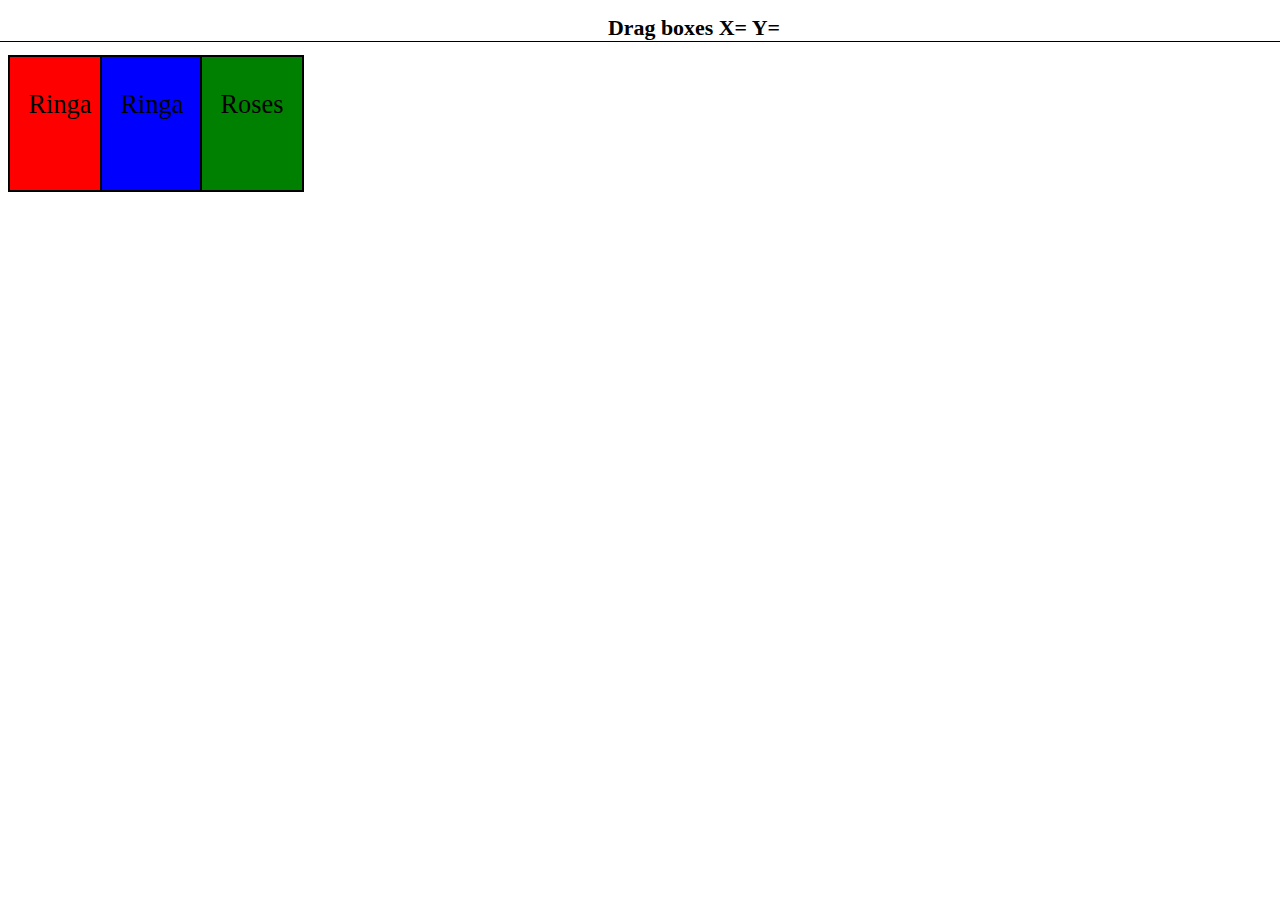
<file: Assignment/Assignment-6/dragDrop.html>
<!DOCTYPE html>
<html lang="en">
  <head>
    <meta charset="UTF-8" />
    <meta http-equiv="X-UA-Compatible" content="IE=edge" />
    <meta name="viewport" content="width=device-width, initial-scale=1.0" />
    <link href="dragDrop.css" rel="stylesheet" />
    <title>Document</title>
  </head>
  <body>
    <h1>
      Drag boxes X=<span class="axes"></span> Y=<span class="yaxis"></span>
    </h1>
    <section class="container">
      <div class="box-container">
        <div class="box one">Ringa</div>
        <div class="box two">Ringa</div>
        <div class="box three">Roses</div>
      </div>
    </section>
    <script src="dragDrop.js" type="text/javascript"></script>
  </body>
</html>
</file>
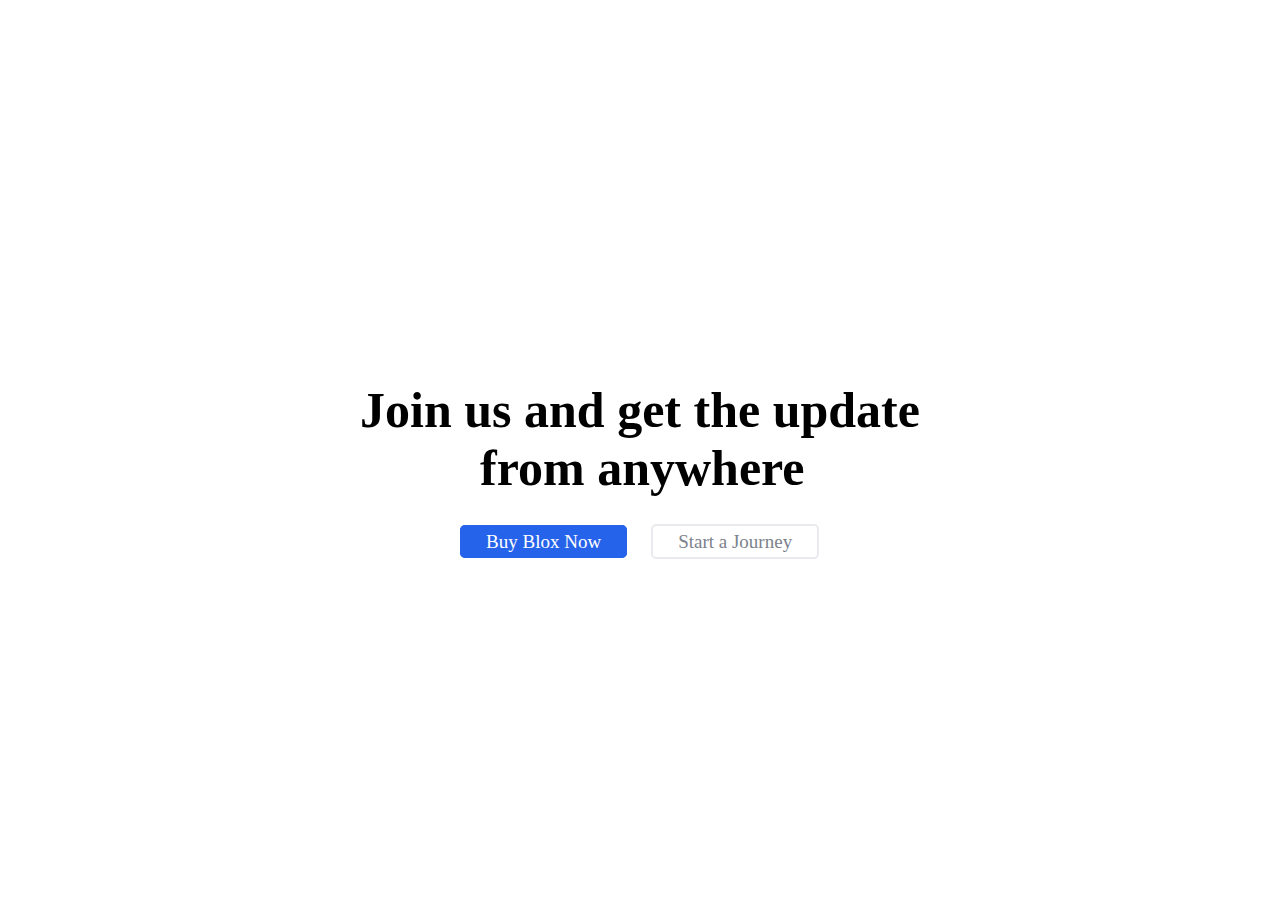
<file: Lab/Lab-4/cta.html>
<!DOCTYPE html>
<html lang="en">
  <head>
    <meta charset="UTF-8" />
    <meta http-equiv="X-UA-Compatible" content="IE=edge" />
    <meta name="viewport" content="width=device-width, initial-scale=1.0" />
    <link href="cta.css" rel="stylesheet" />
    <title>Document</title>
  </head>
  <body>
    <div class="container">
      <div class="top">
        <h1 class="s1">Join us and get the update</br><span class="s2">from anywhere</span>
        </h1>
      </div>

      <div class="bottom">
        <a class="b1">Buy Blox Now</a>
        <a class="b2">Start a Journey</a>
      </div>
    </div>
  </body>
</html>
</file>
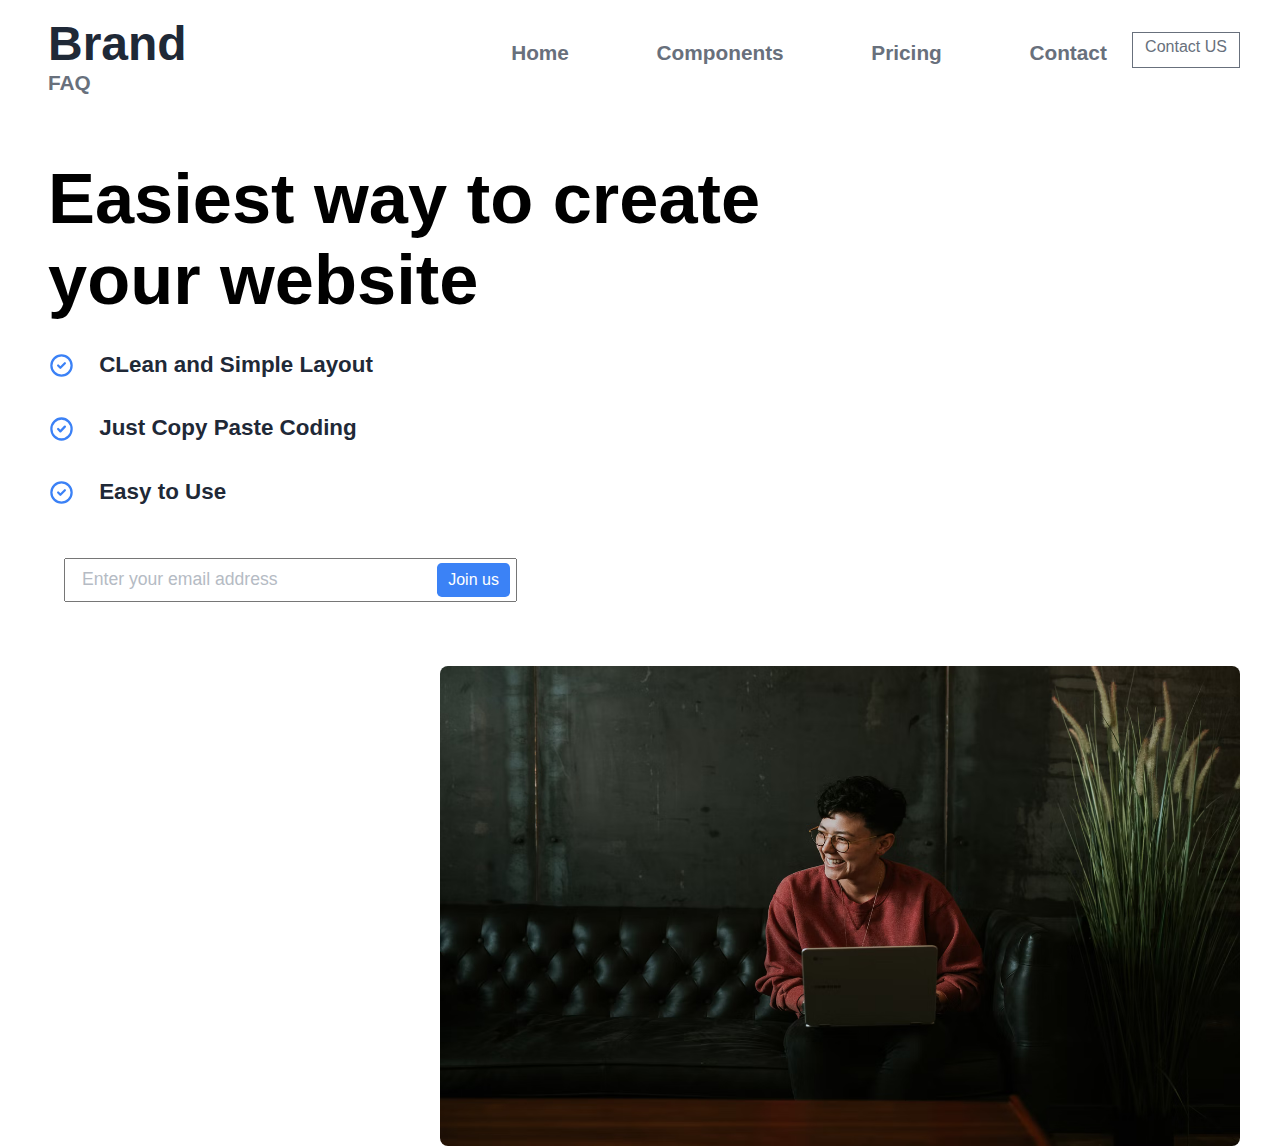
<file: Lab/Lab-4/hero.html>
<!DOCTYPE html>
<html lang="en">
  <head>
    <meta charset="UTF-8" />
    <meta http-equiv="X-UA-Compatible" content="IE=edge" />
    <meta name="viewport" content="width=device-width, initial-scale=1.0" />
    <link href="hero.css" rel="stylesheet" />
    <title>Document</title>
  </head>
  <body>
    <main>
      <nav>
        <ul>
          <li>Brand</li>
          <li>Home</li>
          <li>Components</li>
          <li>Pricing</li>
          <li>Contact</li>
          <li>FAQ</li>
        </ul>
        <a href="#" class="contact">Contact US</a>
      </nav>

      <section class="container">
        <section class="left">
          <h1>Easiest way to create your website</h1>
          <div class="align">
            <img src="assets/task-hero-tick-icon.svg" class="tick" />
            <p>CLean and Simple Layout</p>
          </div>
          <div class="align">
            <img src="assets/task-hero-tick-icon.svg" class="tick" />
            <p>Just Copy Paste Coding</p>
          </div>
          <div class="align">
            <img src="assets/task-hero-tick-icon.svg" class="tick" />
            <p>Easy to Use</p>
          </div>
          <div class="email">  
            <input type="text" placeholder="Enter your email address" class="text"/>
             <a href="#" class="join">Join us</a> 
          </div>
          </div>
        </section>
        <section class="right">
          <img src="assets/task-hero.png" class="image" />
        </section>
      </section>
    </main>
  </body>
</html>
</file>
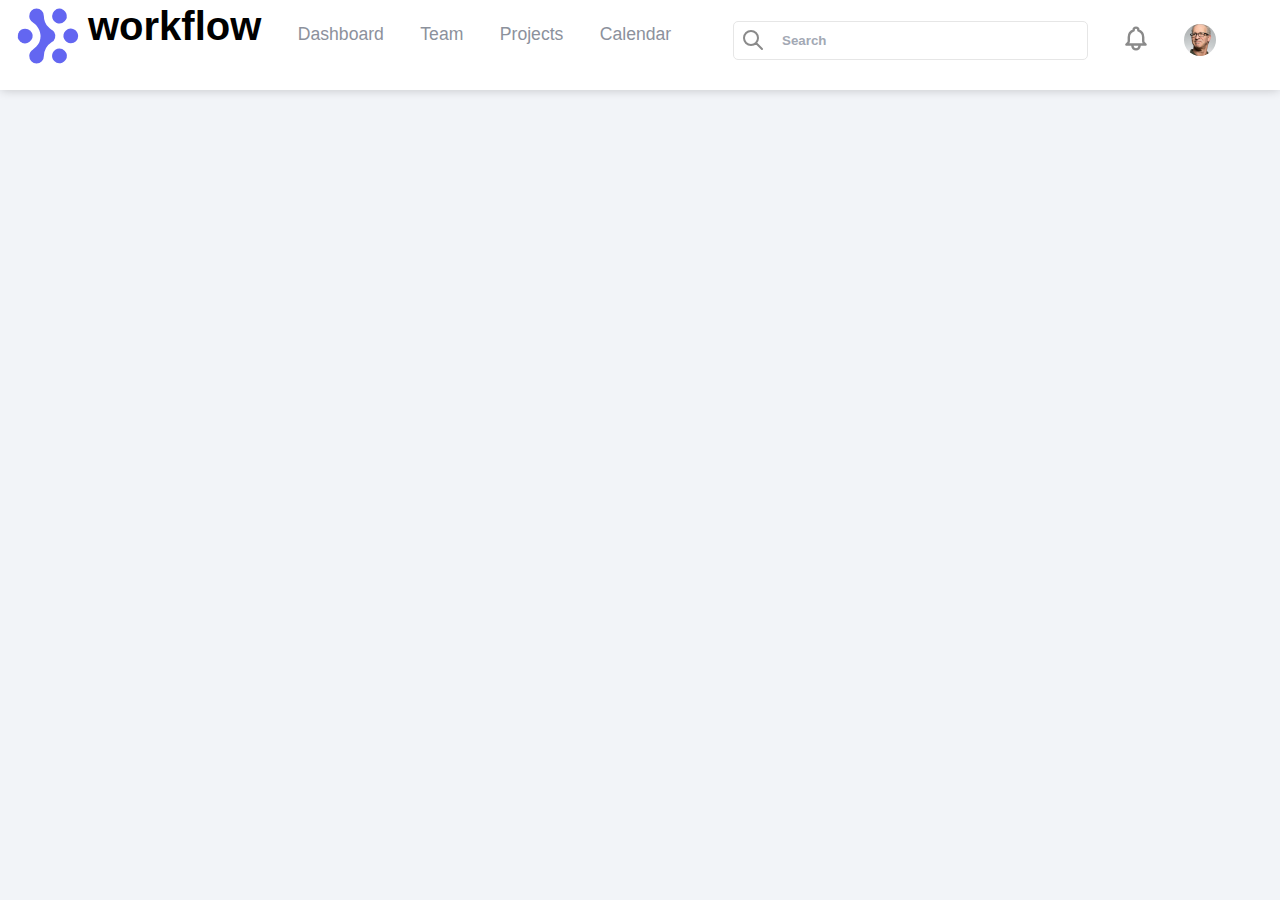
<file: Lab/Lab-4/navbar.html>
<!DOCTYPE html>
<html lang="en">
  <head>
    <meta charset="UTF-8" />
    <meta http-equiv="X-UA-Compatible" content="IE=edge" />
    <meta name="viewport" content="width=device-width, initial-scale=1.0" />
    <link href="navbar.css" rel="stylesheet" />
    <title>Document</title>
  </head>
  <body>
    <nav>
      <img src="assets/task-nav-logo.svg" class="logo" />
      <ul>
        <li>workflow</li>
        <li>Dashboard</li>
        <li>Team</li>
        <li>Projects</li>
        <li>Calendar</li>
      </ul>
      <a class="search">
        <img src="assets/task-nav-search.svg" class="search-icon" />
        <input type="text" placeholder="Search" class="text" />
      </a>
      <a class="bell">
        <img src="assets/task-nav-bell-icon.svg" class="bell-icon" />
      </a>
      <a class="man">
        <img src="assets/task-nav-user.png" class="image" />
      </a>
    </nav>
  </body>
</html>
</file>
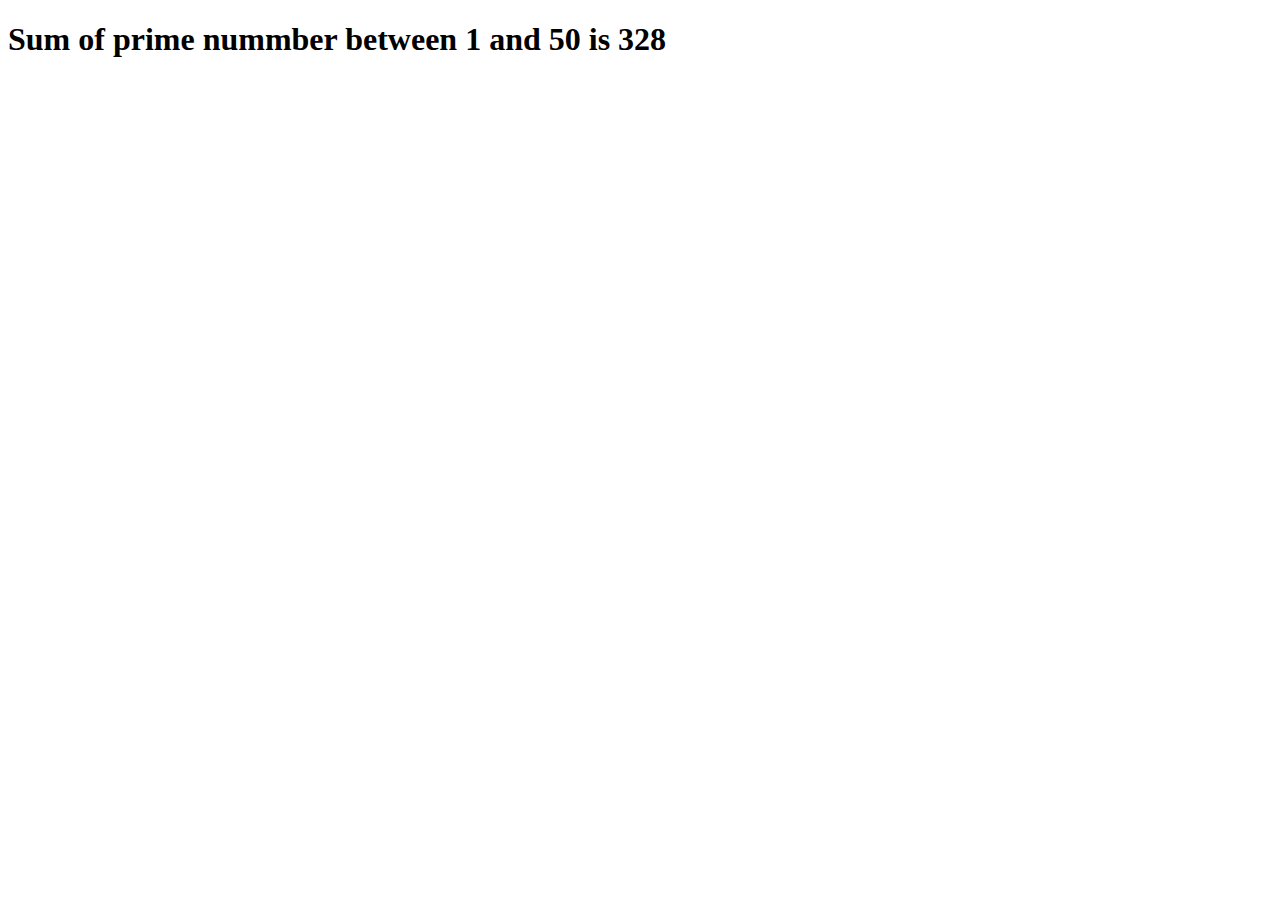
<file: Lab/Lab-5/cw3.html>
<!DOCTYPE html>
<html lang="en">
  <head>
    <meta charset="UTF-8" />
    <meta http-equiv="X-UA-Compatible" content="IE=edge" />
    <meta name="viewport" content="width=device-width, initial-scale=1.0" />
    <title>CW 3</title>
  </head>
  <body>
    <h1>
      Sum of prime nummber between 1 and 50 is <span id="print_here"></span>
    </h1>
    <script type="text/javascript">
      let sum = 0;
      let factor = 0;
      for (let i = 1; i <= 50; i++) {
        for (let j = 1; j <= i; j++) {
          if (i % j == 0) {
            factor++;
          }
        }

        if (factor == 2) {
          console.log(i);
          sum += i;
        }
        factor = 0;
      }
      document.querySelector("#print_here").textContent = sum;
    </script>
  </body>
</html>
</file>
<file: Assignment/Assignment-3/style.css>
/* || General setup */

html,
body {
  margin: 0;
  padding: 0;
}

html {
  font-size: 10px;
  background-color: #a9a9a9;
}

body {
  width: 70%;
  min-width: 800px;
  margin: 0 auto;
}

/* || typography */

h1,
h2,
h3 {
  font-family: "Cinzel Decorative", cursive;
  color: #2a2a2a;
}

p,
input,
li {
  font-family: "Roboto Condensed", sans-serif;
  color: #2a2a2a;
}

h1 {
  font-size: 4rem;
  text-align: center;
  text-shadow: 2px 2px 10px black;
}

h2 {
  font-size: 3rem;
  text-align: center;
}

h3 {
  font-size: 2.2rem;
}

p,
li {
  font-size: 1.6rem;
  line-height: 1.5;
}

/* || header layout */

header {
  margin-bottom: 10px;
  display: flex;
  flex-flow: row wrap;
}

body > * {
  background-color: red;
  padding: 1%;
}

main,
header,
nav,
article,
aside,
footer,
section {
  background-color: rgba(0, 255, 0, 0.5);
  padding: 1%;
}

h1 {
  flex: 5;
  text-transform: uppercase;
}

header img {
  display: block;
  height: 60px;
  padding-top: 20.15px;
}

nav {
  height: 50px;
  flex: 100%;
  display: flex;
}

nav ul {
  padding: 0;
  list-style-type: none;
  flex: 2;
  display: flex;
}

nav li {
  display: inline;
  text-align: center;
  flex: 1;
}

nav a,
nav span {
  display: inline-block;
  font-size: 2rem;
  height: 3rem;
  line-height: 1.7;
  text-transform: uppercase;
  text-decoration: none;
  color: black;
}

/* || main layout */

main {
  display: flex;
}

article,
section {
  flex: 4;
}

aside {
  flex: 1;
  margin-left: 10px;
  padding: 1%;
}

aside a {
  display: block;
  float: left;
  width: 50%;
}

aside img {
  max-width: 100%;
}

footer {
  margin-top: 10px;
}
</file>
<file: Assignment/Assignment-4/style.css>
*{
  padding: 0;
  margin: 0;
  box-sizing: border-box;
}
html{
  font-size: 62.5%;
}
h1{
  font-size: 20px;
  text-align: center;
}
h2{
  font-size: 15px;
  text-align: center;
}
table{ 
  font-weight: bold;
  border: 2px solid black;
  text-align: center;
  border-collapse: collapse;
  font-size: 12px;
  margin-left: 15rem;
}
th,td{
  border: 1.5px solid black;
  text-align: center;

}
.small{
  line-height: 5px;
  border: 2px solid black;
}
section{
   display: flex;
}
div{
  font-size: 15px;
  margin-left: 2rem;
}
.highlight{
  background-color: #ccff33;
}
</file>
<file: Assignment/Assignment-5/style.css>
body {
  background-color: black;
}
/* 1rem = 16px */
html {
  scroll-behavior: smooth;
}
nav {
  position: fixed;
  top: 0;
  right: 0;
  left: 0;
  box-shadow: 0 0 10px 0 #d7b530;
  height: 12%;
  background-color: #98141c;
  z-index: 5;
}
nav ul {
  margin-left: 7rem;
  margin-top: -6.3rem;
  text-align: left;
}
nav li {
  display: inline-block;
  list-style: none;
  margin-right: 4rem;
  font-size: 1.5rem;
  color: #d7b530;
  cursor: pointer;
}
nav a {
  text-decoration: none;
  color: #d7b530;
}

.logo {
  margin-top: -2.2rem;
  width: 8rem;
  height: 10rem;
  filter: invert(97%) sepia(79%) saturate(6097%) hue-rotate(327deg)
    brightness(87%) contrast(92%);
}

.profile-logo {
  cursor: pointer;
  position: absolute;
  width: 3rem;
  height: 4rem;
  top: 0.9rem;
  right: 3rem;
  filter: invert(97%) sepia(79%) saturate(6097%) hue-rotate(327deg)
    brightness(87%) contrast(92%);
}
.image {
  position: relative;
  padding-top: 3rem;
}

.ironman-image {
  height: 50rem;
  width: 100%;
}
.New-arrival {
  position: relative;
  padding-top: 4rem;
  height: 90vh;
}
h1 {
  text-align: center;
  font-size: 3rem;
  color: #d7b530;
  text-decoration: underline;
}
.description {
  display: block;
  text-align: center;
  font-size: 2rem;
  color: #d7b530;
}
/* ---------------------------MARK-XLIX------------------------------ */
.New-1 {
  margin-left: 3rem;
  display: inline-block;
  border: 2px solid #98141c;
  width: 28rem;
  background-color: #000;
}
.one:hover,
.one:active {
  transform: scale(1.3);
  opacity: 1;
}
.one {
  opacity: 0.3;
  height: 30rem;
  margin-left: 5rem;
  transform: scale(1);
  overflow: hidden;
  transition: all 0.5s;
  cursor: pointer;
}
/* --------------------------MARK-L------------------------------------- */
.New-2 {
  display: inline-block;
  margin-left: 6rem;
  border: 2px solid #98141c;
  width: 28rem;
}
/* ---------------------------MARK-LXXXV------------------------- */
.New-3 {
  display: inline-block;
  margin-left: 6rem;
  border: 2px solid #98141c;
  width: 28rem;
}

.Showcase {
  position: relative;
  padding-top: 3rem;
}
/* ---------------------------MARK-I----------------------------- */
.Type-1 {
  display: inline-block;
  margin-left: 3rem;
  border: 2px solid #98141c;
  width: 28rem;
}
.Mark-I {
  height: 30rem;
  margin-left: 5rem;
}
/* --------------------------MARK-II------------------------------------ */
.Type-2 {
  display: inline-block;
  margin-left: 6rem;
  border: 2px solid #98141c;
  width: 28rem;
}
.Mark-II {
  height: 30rem;
  margin-left: 5rem;
}
/* ---------------------------MARK-III------------------------- */
.Type-3 {
  display: inline-block;
  margin-left: 6rem;
  border: 2px solid #98141c;
  width: 28rem;
}
.Mark-III {
  height: 30rem;
  margin-left: 5rem;
}
/* ---------------------------About------------------ */
.About {
  position: relative;
  padding-top: 4rem;
}
.Content {
  border: 2px solid #98141c;
  color: #d7b530;
  padding: 4rem;
}
.content-1 {
  font-size: 3rem;
  display: inline-block;
  width: 40rem;
  margin-right: 20rem;
}
.tonystark {
  opacity: 0.3;
  transform: scale(1);
  overflow: hidden;
  transition: all 0.2s;
  width: 30rem;
  height: 30rem;
  display: inline-block;
  border-radius: 50%;
}
.tonystark:hover,
.tonystark:active {
  transform: scale(1.3);
  opacity: 1;
}

/* ----------------------------Contact------------------------ */
.contact {
  position: relative;
  padding-top: 6rem;
  margin-left: 45rem;
}
.contact-logo {
  width: 3rem;
  height: 3rem;
  border-radius: 50%;
  margin-right: 3rem;
  filter: invert(97%) sepia(79%) saturate(6097%) hue-rotate(327deg)
    brightness(87%) contrast(92%);
}
</file>
<file: Lab/Lab-2/style.css>
h1{
  font-size: 60px;
  margin-left: 20rem;
}
main {
  width: 20rem;
    margin: 5rem auto;
}
section {
  display: flex;
  justify-content: center; 
  gap: 1rem;
}
div {
  display: flex;
  flex-direction: column;
  justify-content: center; 
  align-items: center;
  gap: 0rem;
}
span{
    color: #b9cbd1;
    height: 4.7rem;
    width: 8rem;
    font-size: 1.5rem;
}
.sec{
  color:#99E0CE;
}
.prim{
  background-color: #26BE96;
  padding: 25px 10px 45px 20px;
  text-align: center;
}
.r6{
  text-align: center;
  gap: 1rem;
 height:50px;
 margin-top: 14rem;
}
.btn{
  margin-right: 10px;
  font-size: 20px;
  font-weight: bolder;
  margin-bottom: 30px;
}
.btn-default{
  padding: 10px 15px;
  border: 1px solid #26BE96;
  background-color: #26BE96;
  border-radius: 50%; 
  color: #FFFFFF;
  
}
.btn-default3{
  padding: 10px 15px;
  border: 1px solid #A9E5D5;
  background-color: #A9E5D5;
  border-radius: 50%; 
  color: #FFFFFF;
}
.btn-primary{
  padding: 10px 40px;
  border: 1px solid #26BE96;
  background-color: #26BE96;
  border-radius: 5px;
  color: #FFFFFF;
  
}
.btn-primary2{
  padding: 10px 40px;
  border: 1px solid #A9E5D5;
  background-color: #A9E5D5;
  border-radius: 5px;
  color: #F3FCF9;
  
}
.btn-primary3{
  padding: 10px 40px;
  border: 2px solid #26BE96;
  background-color: #ffffff;
  border-radius: 5px;
  color: #26BE96;
  
}
.btn-primary4{
  padding: 10px 40px;
  border: 2px solid #9AE1CE;
  background-color: #ffffff;
  border-radius: 5px;
  color: #B3E9DB;
}
.btn-primary5{
  padding: 10px 40px;
  border: 2px solid #26BE96;
  background-color: #ffffff;
  border-radius: 5px;
  color: #4ECAA9;
}
.btn-primary6{
  padding: 10px 40px;
  border: 2px solid #26BE96;
  background-color: #7CD8C0;
  border-radius: 5px;
  color: #19BA90;
}
.btn-primary7{
  padding: 10px 40px;
  border: 2px solid #9AE0CE;
  background-color: #26BE96;
  border-radius: 5px;
  color: #EDF9F6;
}
.btn-primary8{
  padding: 10px 40px;
  border: 2px solid #7FD8C1;
  background-color: #26BE96;
  border-radius: 5px;
  color: #7FD8C1;
}
.btn-secondary{
  padding: 10px 40px;
  border: 1px solid #7899A3;
  background-color: #E5EBED;
  border-radius: 5px;
  color: #7899A3;
}
.btn-secondary2{
  padding: 10px 40px;
  border: 1px solid #F5F7F8;
  background-color: #F5F7F8;
  border-radius: 5px;
  color: #CEDADD;
}
.btn-secondary3{
  padding: 10px 40px;
  border: 2px solid #DFE7E9;
  background-color: #ffffff;
  border-radius: 5px;
  color: #7899A3;
}
.btn-secondary4{
  padding: 10px 40px;
  border: 2px solid #E4EBED;
  background-color: #ffffff;
  border-radius: 5px;
  color: #CFDBDE;
}
.btn-destructive{
  padding: 10px 40px;
  border: 1px solid #F09378;
  background-color:#F09378;
  border-radius: 5px;
  color: #FFFFFF;
}
.btn-destructive2{
  padding: 10px 40px;
  border: 1px solid #F9CEC1;
  background-color:#F9CEC1;
  border-radius: 5px;
  color: #FEFAF8;
}
.btn-destructive3{
  padding: 10px 40px;
  border: 2px solid #F09378;
  background-color:#ffffff;
  border-radius: 5px;
  color: #F09378;
}
.btn-destructive4{
  padding: 10px 40px;
  border: 2px solid #FCE7E0;
  background-color:#ffffff;
  border-radius: 5px;
  color: #F7C3B4;
}
/***************default****************/
a.btn-default{
  outline: none;
  text-decoration: none;
}
a.btn-primary{
  outline: none;
  text-decoration: none;
}
a.btn-primary3{
  outline: none;
  text-decoration: none;
}
a.btn-primary5{
  outline: none;
  text-decoration: none;
}
a.btn-primary7{
  outline: none;
  text-decoration: none;
}
a.btn-secondary{
  outline: none;
  text-decoration: none;
}
a.btn-secondary3{
  outline: none;
  text-decoration: none;
}
a.btn-destructive{
  outline: none;
  text-decoration: none;
}
a.btn-destructive3{
  outline: none;
  text-decoration: none;
}


/********************hover********************/
a.btn-default:hover{
   box-shadow: 0px 3px #1a9781;
}
a.btn-primary:hover{
  box-shadow: 0px 3px #1a9781;
}
a.btn-primary3:hover{
  border: 3px solid #1a9781;
}
a.btn-primary5:hover{
  box-shadow: 0px 3px #99E0CE;
}
a.btn-primary7:hover{
  border: 3px solid #F0FBF8;
  color: #F0FBF8;
}
a.btn-secondary:hover{
  box-shadow: 0px 3px #98B1B9;
}
a.btn-secondary3:hover{
  border:3px solid #98B1B9;
}
a.btn-destructive:hover{
  box-shadow: 0px 3px #BE684F;
}
a.btn-destructive3:hover{
  border:3px solid #BE684F;
}
/*********************active******************/
a.btn-default:active{
  background-color: #67D2B6;
  box-shadow: 0px 0px;
}
a.btn-primary:active{
  background-color: #67D2B6;
  box-shadow: 0px 0px;
  color: #F0FAF8;
}
a.btn-primary3:active{
  background-color: #67D2B6;
  border:0;
  color: #F0FAF8;
}
a.btn-primary5:active{
  background-color: #BEEBDF;
  box-shadow:0px 0px;
  color: #42C6A4;
}
a.btn-primary7:active{
  background-color: #BEEBDF;
  border:0;
  color: #1EBB92;
}
a.btn-secondary:active{
  background-color:#EDF1F3 ;
  box-shadow: 0px 0px;
  color: #97B0B9;
}
a.btn-secondary3:active{
  background-color:#EDF1F3 ;
  color: #97B0B9;
  border:0;
}
a.btn-destructive:active{
  background-color: #F4A892;
  box-shadow: 0px 0px;
  color: #FCE9E4;
}
a.btn-destructive3:active{
  background-color: #F4A892;
  color: #FCE9E4;
  border: 0;
}
</file>
<file: Lab/Lab-3/style.css>
body {
  background-color: #122138;
}
html {
  font-size: 90%;
  font-family: Inter;
}
main {
  width: 85%;
  margin: 0rem auto;
}
span {
  display: block;
  width: 8rem;
  height: 4rem;
  border: 1px;
  border-radius: 8%;
  color: #ffffff;
}
.grid {
  display: grid;
  grid-template-columns: repeat(11, 8rem);
  column-gap: 1rem;
  row-gap: 0rem;
  color: #ffffff;
}
h1 {
  font-size: 4rem;
  color: #ffffff;
  margin-left: 18rem;
}
.name {
  font-size: 1.5rem;
  font-weight: 600;
  padding-top: 1rem;
}
.number {
  margin-top: 0.5rem;
  margin-bottom: 0.5rem;
  height: auto;
  font-size: 1.7rem;
  font-weight: 500;
}
.color {
  color: #8392a7;
  font-size: 0.8rem;
  font-weight: 500;
  height: 2rem;
}

/* ----------------slate-------------------------------*/
.slate1 {
  background-color: hsl(210, 40%, 98%);
}
.slate2 {
  background-color: hsl(210, 40%, 98%);
}
.slate3 {
  background-color: hsl(214, 32%, 91%);
}
.slate4 {
  background-color: hsl(213, 27%, 84%);
}
.slate5 {
  background-color: hsl(215, 20%, 65%);
}
.slate6 {
  background-color: hsl(215, 16%, 47%);
}
.slate7 {
  background-color: hsl(215, 19%, 35%);
}
.slate8 {
  background-color: hsl(215, 25%, 27%);
}
.slate9 {
  background-color: hsl(217, 33%, 17%);
}
.slate10 {
  background-color: hsl(222, 47%, 11%);
}
/* ---------------grey------------------------ */
.Gray1 {
  background-color: hsl(210, 20%, 98%);
}
.Gray2 {
  background-color: hsl(220, 14%, 96%);
}
.Gray3 {
  background-color: hsl(220, 13%, 91%);
}
.Gray4 {
  background-color: hsl(216, 12%, 84%);
}
.Gray5 {
  background-color: hsl(218, 11%, 65%);
}
.Gray6 {
  background-color: hsl(220, 9%, 46%);
}
.Gray7 {
  background-color: hsl(215, 14%, 34%);
}
.Gray8 {
  background-color: hsl(217, 19%, 27%);
}
.Gray9 {
  background-color: hsl(215, 28%, 17%);
}
.Gray10 {
  background-color: hsl(221, 39%, 11%);
}
/*-------------------------Zinc------------------------------*/
.zinc1 {
  background-color: hsl(0, 0%, 98%);
}
.zinc2 {
  background-color: hsl(240, 5%, 96%);
}
.zinc3 {
  background-color: hsl(240, 6%, 90%);
}
.zinc4 {
  background-color: hsl(240, 5%, 84%);
}
.zinc5 {
  background-color: hsl(240, 5%, 65%);
}
.zinc6 {
  background-color: hsl(240, 4%, 46%);
}
.zinc7 {
  background-color: hsl(240, 5%, 34%);
}
.zinc8 {
  background-color: hsl(240, 5%, 26%);
}
.zinc9 {
  background-color: hsl(240, 4%, 16%);
}
.zinc10 {
  background-color: hsl(240, 6%, 10%);
}
/*-------------------------Neutral------------------------------*/
.neutral1 {
  background-color: hsl(210deg, 40%, 98%);
}
.neutral2 {
  background-color: hsl(210deg, 40%, 98%);
}
.neutral3 {
  background-color: hsl(214deg, 32%, 91%);
}
.neutral4 {
  background-color: hsl(213deg, 27%, 84%);
}
.neutral5 {
  background-color: hsl(215deg, 20%, 65%);
}
.neutral6 {
  background-color: hsl(215deg, 16%, 47%);
}
.neutral7 {
  background-color: hsl(215deg, 19%, 35%);
}
.neutral8 {
  background-color: hsl(215deg, 25%, 27%);
}
.neutral9 {
  background-color: hsl(2117deg, 33%, 17%);
}
.neutral10 {
  background-color: hsl(222deg, 47%, 11%);
}
/*-------------------------Stone------------------------------*/
.stone1 {
  background-color: hsl(60, 9%, 98%);
}

.stone2 {
  background-color: hsl(60, 5%, 96%);
}

.stone3 {
  background-color: hsl(20, 6%, 90%);
}

.stone4 {
  background-color: hsl(24, 6%, 83%);
}

.stone5 {
  background-color: hsl(24, 5%, 64%);
}

.stone6 {
  background-color: hsl(25, 5%, 45%);
}

.stone7 {
  background-color: hsl(33, 5%, 32%);
}

.stone8 {
  background-color: hsl(30, 6%, 25%);
}

.stone9 {
  background-color: hsl(12, 6%, 15%);
}

.stone10 {
  background-color: hsl(24, 10%, 10%);
}

/* ------------------------ Red ---------------------------- */
.red1 {
  background-color: hsl(0, 86%, 97%);
}

.red2 {
  background-color: hsl(0, 93%, 94%);
}

.red3 {
  background-color: hsl(0, 96%, 89%);
}

.red4 {
  background-color: hsl(0, 94%, 82%);
}

.red5 {
  background-color: hsl(0, 91%, 71%);
}

.red6 {
  background-color: hsl(0, 84%, 60%);
}

.red7 {
  background-color: hsl(0, 72%, 51%);
}

.red8 {
  background-color: hsl(0, 74%, 42%);
}

.red9 {
  background-color: hsl(0, 70%, 35%);
}

.red10 {
  background-color: hsl(0, 63%, 31%);
}

/* ---------------------- Orange ------------------------- */
.orange1 {
  background-color: hsl(33, 100%, 97%);
}

.orange2 {
  background-color: hsl(34, 100%, 92%);
}

.orange3 {
  background-color: hsl(32, 98%, 83%);
}

.orange4 {
  background-color: hsl(31, 97%, 72%);
}

.orange5 {
  background-color: hsl(27, 96%, 61%);
}

.orange6 {
  background-color: hsl(25, 95%, 53%);
}

.orange7 {
  background-color: hsl(21, 90%, 48%);
}

.orange8 {
  background-color: hsl(17, 88%, 40%);
}

.orange9 {
  background-color: hsl(15, 79%, 34%);
}

.orange10 {
  background-color: hsl(15, 75%, 28%);
}

/* ------------------------------ Amber---------------------  */
.amber1 {
  background-color: hsl(48, 100%, 96%);
}

.amber2 {
  background-color: hsl(48, 97%, 89%);
}

.amber3 {
  background-color: hsl(48, 97%, 77%);
}

.amber4 {
  background-color: hsl(46, 97%, 65%);
}

.amber5 {
  background-color: hsl(43, 96%, 56%);
}

.amber6 {
  background-color: hsl(38, 92%, 50%);
}

.amber7 {
  background-color: hsl(32, 95%, 44%);
}

.amber8 {
  background-color: hsl(26, 91%, 37%);
}

.amber9 {
  background-color: hsl(23, 83%, 31%);
}

.amber10 {
  background-color: hsl(22, 78%, 27%);
}

/*----------------------------  Yellow ---------------------------- */
.yellow1 {
  background-color: hsl(55, 92%, 95%);
}

.yellow2 {
  background-color: hsl(55, 97%, 88%);
}

.yellow3 {
  background-color: hsl(53, 98%, 77%);
}

.yellow4 {
  background-color: hsl(50, 98%, 64%);
}

.yellow5 {
  background-color: hsl(48, 96%, 53%);
}

.yellow6 {
  background-color: hsl(45, 93%, 48%);
}

.yellow7 {
  background-color: hsl(41, 96%, 40%);
}

.yellow8 {
  background-color: hsl(35, 92%, 33%);
}

.yellow9 {
  background-color: hsl(32, 81%, 29%);
}

.yellow10 {
  background-color: hsl(28, 73%, 26%);
}

/* --------------------------- Lime ---------------------- */
.lime1 {
  background-color: hsl(78, 92%, 95%);
}

.lime2 {
  background-color: hsl(80, 89%, 89%);
}

.lime3 {
  background-color: hsl(81, 89%, 80%);
}

.lime4 {
  background-color: hsl(82, 85%, 67%);
}

.lime5 {
  background-color: hsl(83, 78%, 56%);
}

.lime6 {
  background-color: hsl(84, 81%, 44%);
}

.lime7 {
  background-color: hsl(85, 85%, 35%);
}

.lime8 {
  background-color: hsl(86, 78%, 27%);
}

.lime9 {
  background-color: hsl(86, 69%, 23%);
}

.lime10 {
  background-color: hsl(88, 61%, 20%);
}

/* ---------------------------- Green-------------------------  */
.green1 {
  background-color: hsl(138, 77%, 97%);
}

.green2 {
  background-color: hsl(141, 84%, 93%);
}

.green3 {
  background-color: hsl(141, 79%, 85%);
}

.green4 {
  background-color: hsl(142, 77%, 73%);
}

.green5 {
  background-color: hsl(142, 69%, 58%);
}
.green6 {
  background-color: hsl(142, 71%, 45%);
}

.green7 {
  background-color: hsl(142, 76%, 36%);
}

.green8 {
  background-color: hsl(142, 72%, 29%);
}

.green9 {
  background-color: hsl(143, 64%, 24%);
}

.green10 {
  background-color: hsl(144, 61%, 20%);
}

/* --------------------------- Emerald------------------------  */
.emerald1 {
  background-color: hsl(152, 81%, 96%);
}

.emerald2 {
  background-color: hsl(149, 80%, 90%);
}

.emerald3 {
  background-color: hsl(152, 76%, 80%);
}

.emerald4 {
  background-color: hsl(156, 72%, 67%);
}

.emerald5 {
  background-color: hsl(158, 64%, 52%);
}

.emerald6 {
  background-color: hsl(160, 84%, 39%);
}

.emerald7 {
  background-color: hsl(161, 94%, 30%);
}

.emerald8 {
  background-color: hsl(163, 94%, 24%);
}

.emerald9 {
  background-color: hsl(163, 88%, 20%);
}

.emerald10 {
  background-color: hsl(164, 86%, 17%);
}

/* ----------------------------- Teal ----------------------- */
.teal1 {
  background-color: hsl(166, 77%, 97%);
}

.teal2 {
  background-color: hsl(167, 86%, 89%);
}

.teal3 {
  background-color: hsl(168, 84%, 78%);
}

.teal4 {
  background-color: hsl(171, 77%, 64%);
}

.teal5 {
  background-color: hsl(172, 66%, 50%);
}

.teal6 {
  background-color: hsl(173, 80%, 40%);
}

.teal7 {
  background-color: hsl(175, 84%, 32%);
}

.teal8 {
  background-color: hsl(175, 77%, 26%);
}

.teal9 {
  background-color: hsl(176, 69%, 22%);
}

.teal10 {
  background-color: hsl(176, 61%, 19%);
}

/*------------------------  Cyan ------------------------ */
.cyan1 {
  background-color: hsl(183, 100%, 96%);
}

.cyan2 {
  background-color: hsl(185, 96%, 90%);
}

.cyan3 {
  background-color: hsl(186, 94%, 82%);
}

.cyan4 {
  background-color: hsl(187, 92%, 69%);
}

.cyan5 {
  background-color: hsl(188, 86%, 53%);
}

.cyan6 {
  background-color: hsl(189, 95%, 43%);
}

.cyan7 {
  background-color: hsl(192, 91%, 37%);
}

.cyan8 {
  background-color: hsl(193, 82%, 31%);
}

.cyan9 {
  background-color: hsl(194, 70%, 27%);
}

.cyan10 {
  background-color: hsl(196, 64%, 24%);
}

/* -------------------- Sky------------------------  */
.sky1 {
  background-color: hsl(204, 100%, 97%);
}

.sky2 {
  background-color: hsl(204, 94%, 94%);
}

.sky3 {
  background-color: hsl(201, 94%, 86%);
}

.sky4 {
  background-color: hsl(199, 96%, 74%);
}

.sky5 {
  background-color: hsl(198, 93%, 60%);
}

.sky6 {
  background-color: hsl(199, 89%, 48%);
}

.sky7 {
  background-color: hsl(200, 98%, 39%);
}

.sky8 {
  background-color: hsl(201, 96%, 32%);
}

.sky9 {
  background-color: hsl(201, 90%, 28%);
}

.sky10 {
  background-color: hsl(202, 80%, 24%);
}

/* ------------------------------- Blue---------------------  */
.blue1 {
  background-color: hsl(214, 100%, 97%);
}

.blue2 {
  background-color: hsl(214, 95%, 93%);
}

.blue3 {
  background-color: hsl(213, 97%, 87%);
}

.blue4 {
  background-color: hsl(212, 96%, 78%);
}

.blue5 {
  background-color: hsl(213, 94%, 68%);
}

.blue6 {
  background-color: hsl(217, 91%, 60%);
}

.blue7 {
  background-color: hsl(221, 83%, 53%);
}

.blue8 {
  background-color: hsl(224, 76%, 48%);
}

.blue9 {
  background-color: hsl(226, 71%, 40%);
}

.blue10 {
  background-color: hsl(224, 64%, 33%);
}

/*-------------------------------  Indigo ----------------------- */
.indigo1 {
  background-color: hsl(226, 100%, 97%);
}

.indigo2 {
  background-color: hsl(226, 100%, 94%);
}

.indigo3 {
  background-color: hsl(228, 97%, 89%);
}

.indigo4 {
  background-color: hsl(230, 94%, 82%);
}

.indigo5 {
  background-color: hsl(234, 90%, 74%);
}

.indigo6 {
  background-color: hsl(239, 84%, 67%);
}

.indigo7 {
  background-color: hsl(243, 75%, 59%);
}

.indigo8 {
  background-color: hsl(245, 58%, 51%);
}

.indigo9 {
  background-color: hsl(244, 55%, 41%);
}

.indigo10 {
  background-color: hsl(242, 47%, 34%);
}

/* ------------------------------------- Violet-------------------------------  */
.violet1 {
  background-color: hsl(250, 100%, 98%);
}

.violet2 {
  background-color: hsl(251, 91%, 96%);
}

.violet3 {
  background-color: hsl(251, 95%, 92%);
}

.violet4 {
  background-color: hsl(252, 95%, 85%);
}

.violet5 {
  background-color: hsl(255, 92%, 76%);
}

.violet6 {
  background-color: hsl(258, 90%, 66%);
}

.violet7 {
  background-color: hsl(262, 83%, 58%);
}

.violet8 {
  background-color: hsl(263, 70%, 50%);
}

.violet9 {
  background-color: hsl(263, 69%, 42%);
}

.violet10 {
  background-color: hsl(264, 67%, 35%);
}

/*------------------------  Purple ------------------------------- */
.purple1 {
  background-color: hsl(270, 100%, 98%);
}

.purple2 {
  background-color: hsl(269, 100%, 96%);
}

.purple3 {
  background-color: hsl(269, 100%, 92%);
}

.purple4 {
  background-color: hsl(269, 97%, 85%);
}

.purple5 {
  background-color: hsl(270, 95%, 75%);
}

.purple6 {
  background-color: hsl(271, 91%, 65%);
}

.purple7 {
  background-color: hsl(271, 81%, 56%);
}

.purple8 {
  background-color: hsl(272, 72%, 47%);
}

.purple9 {
  background-color: hsl(273, 67%, 39%);
}

.purple10 {
  background-color: hsl(274, 66%, 32%);
}

/* -------------------------- Fuchsia ---------------------- */
.fuchsia1 {
  background-color: hsl(289, 100%, 98%);
}

.fuchsia2 {
  background-color: hsl(287, 100%, 96%);
}

.fuchsia3 {
  background-color: hsl(288, 96%, 91%);
}

.fuchsia4 {
  background-color: hsl(291, 93%, 83%);
}

.fuchsia5 {
  background-color: hsl(292, 91%, 73%);
}

.fuchsia6 {
  background-color: hsl(292, 84%, 61%);
}

.fuchsia7 {
  background-color: hsl(293, 70%, 49%);
}

.fuchsia8 {
  background-color: hsl(295, 72%, 40%);
}

.fuchsia9 {
  background-color: hsl(295, 70%, 33%);
}

.fuchsia10 {
  background-color: hsl(297, 64%, 28%);
}

/* --------------------------- Pink--------------------  */
.pink1 {
  background-color: hsl(327, 73%, 97%);
}

.pink2 {
  background-color: hsl(326, 78%, 95%);
}

.pink3 {
  background-color: hsl(326, 85%, 90%);
}

.pink4 {
  background-color: hsl(327, 87%, 82%);
}

.pink5 {
  background-color: hsl(329, 86%, 70%);
}

.pink6 {
  background-color: hsl(330, 81%, 60%);
}

.pink7 {
  background-color: hsl(333, 71%, 51%);
}

.pink8 {
  background-color: hsl(335, 78%, 42%);
}

.pink9 {
  background-color: hsl(336, 74%, 35%);
}

.pink10 {
  background-color: hsl(336, 69%, 30%);
}

/* -------------------Rose--------------------------*/
.rose1 {
  background-color: hsl(356, 100%, 97%);
}

.rose2 {
  background-color: hsl(356, 100%, 95%);
}

.rose3 {
  background-color: hsl(353, 96%, 90%);
}

.rose4 {
  background-color: hsl(353, 96%, 82%);
}

.rose5 {
  background-color: hsl(351, 95%, 71%);
}

.rose6 {
  background-color: hsl(350, 89%, 60%);
}

.rose7 {
  background-color: hsl(347, 77%, 50%);
}

.rose8 {
  background-color: hsl(345, 83%, 41%);
}

.rose9 {
  background-color: hsl(343, 80%, 35%);
}

.rose10 {
  background-color: hsl(342, 76%, 30%);
}
</file>
<file: Assignment/Assignment-6/dragDrop.css>
h1 {
  margin-left: 600px;
}
html {
  font-size: 68.5%;
}
h1::after {
  position: absolute;
  left: 0;
  width: 127rem;
  height: 1px;
  content: " ";
  display: block;
  background-color: black;
}
.container {
  width: 100%;
  height: 94.2vh;
}
.box {
  width: 100px;
  height: 100px;
  position: absolute;
  border: 2px solid black;
  text-align: center;
  padding-top: 3rem;
  font-size: 2.4rem;
}
.one {
  background-color: red;
}
.two {
  background-color: blue;
  left: 100px;
}
.three {
  background-color: green;
  left: 200px;
}
</file>
<file: Lab/Lab-4/cta.css>
.container {
  position: absolute;
  top: 0;
  bottom: 0;
  right: 0;
  left: 0;
  margin: auto;
  width: fit-content;
  height: fit-content;
}
.s1,
.s2 {
  font-size: 50px;
  font-weight: 900;
}
.s2 {
  margin-left: 120px;
}
.bottom {
  margin-left: 100px;
}
.b1,
.b2 {
  font-size: 19px;
  padding: 5px 25px 5px 25px;
  font-weight: 500;
  border-radius: 5px;
}
.b1 {
  background-color: #2663eb;
  border: 1px solid #2663eb;
  color: white;
}
.b2 {
  background-color: #ffffff;
  margin-left: 20px;
  color: #7c828d;
  border: 2px solid #e8eaee;
}
</file>
<file: Lab/Lab-4/hero.css>
html {
  font-family: Arial, Helvetica, sans-serif;
}
/* ----------------------------navigation------------------- */
nav {
  position: relative;
}
li {
  list-style: none;
  display: inline;
  margin-right: 5.2rem;
  font-size: 1.3rem;
  color: #68707c;
  font-weight: 600;
}
li:first-child {
  font-size: 3rem;
  font-weight: 700;
  color: #1f2937;
  margin-right: 20rem;
}
.contact {
  position: absolute;
  text-decoration: none;
  text-align: center;
  border: 1px solid #68707c;
  padding: 5px;
  color: #68707c;
  height: 1.5rem;
  width: 6rem;
  top: 1rem;
  bottom: 0;
  right: 2rem;
}
/* ----------------------container section--------------- */
.container {
  margin-left: 2.5rem;
}
.align {
  position: relative;
  margin-bottom: 2rem;
}
.left {
  float: left;
  width: 800px;
}
h1 {
  font-size: 4.4rem;
  margin-bottom: 2rem;
}
.tick {
  width: 1.7rem;
  height: 1.7rem;
  filter: invert(44%) sepia(88%) saturate(2522%) hue-rotate(202deg)
    brightness(98%) contrast(97%);
}
p {
  font-size: 1.4rem;
  margin-left: 1.5rem;
  position: absolute;
  display: inline;
  color: #1f2937;
  font-weight: 700;
  margin-top: 0;
}
.image {
  margin-top: 4rem;
  margin-right: 2rem;
  width: 50rem;
  height: 30rem;
  float: right;
  border-radius: 0.5rem;
}
.email {
  margin-top: 3rem;
  margin-left: 1rem;
}
.text {
  padding: 0.8rem 16rem 0.8rem 1rem;
}
::placeholder {
  font-size: 1.1rem;
  color: #b5bbc4;
  font-weight: 500;
  padding-left: 0rem;
  margin-right: -5rem;
}
.join {
  position: absolute;
  margin-left: -5rem;
  margin-top: 0.3rem;
  text-decoration: none;
  font-size: 1rem;
  padding: 0.5rem 0.7rem;
  background-color: #3b82f6;
  color: #fff;
  border-radius: 0.3rem;
  cursor: pointer;
}
</file>
<file: Lab/Lab-4/navbar.css>
html {
  font-family: Arial, Helvetica, sans-serif;
}
body {
  background-color: #f2f4f8;
}
/* ----------------------navigation---------------- */
nav {
  position: absolute;
  left: 0;
  right: 0;
  top: 0;
  box-shadow: 0 1px 10px -1px rgb(0 0 0 / 20%);
  height: 10%;
  width: 100%;
  background-color: #ffffff;
}
ul {
  margin-top: -4.5rem;
  margin-left: 3rem;
}
li {
  position: relative;
  list-style: none;
  display: inline;
  font-size: 1.1rem;
  margin-right: 2rem;
  color: #8c919c;
  cursor: pointer;
}
li:first-child {
  color: black;
  font-size: 2.5rem;
  font-weight: 900;
}
/* ---------------logo------------- */
.logo {
  width: 4rem;
  height: 4.5rem;
  margin-left: 1rem;
}
/* ---------------------search logo--------------- */
.search {
  position: absolute;
  right: 12rem;
  top: 1.3rem;
}
.search-icon {
  cursor: pointer;
  position: absolute;
  height: 2rem;
  width: 1.5rem;
  top: 0.2rem;
  margin-left: 0.5rem;
  filter: invert(55%) sepia(0%) saturate(0%) hue-rotate(219deg) brightness(99%)
    contrast(89%);
}
/* ----------------------search-box-------------- */
.text {
  padding: 0.7rem 8rem 0.7rem 3rem;
  border: 1px solid #e6e6e6;
  border-radius: 5px;
}
::placeholder {
  color: #a3a9b4;
  font-weight: 700;
}
/* ---------------bellicon----------- */
.bell {
  cursor: pointer;
  position: absolute;
  top: 1.5rem;
  right: 8rem;
}
.bell-icon {
  height: 1.8rem;
  width: 2rem;
  filter: invert(55%) sepia(0%) saturate(0%) hue-rotate(219deg) brightness(99%)
    contrast(89%);
}
/* ----------------------image of man */
.man {
  position: absolute;
  top: 1.5rem;
  right: 4rem;
}
.image {
  cursor: pointer;
  width: 2rem;
  height: 2rem;
  border-radius: 50%;
}
/* ---------------hover--------------- */
li:not(:first-child):hover {
  color: #3f4551;
  padding-bottom: 1.6rem;
  border-bottom: 3px solid #6467f1;
}
</file>
